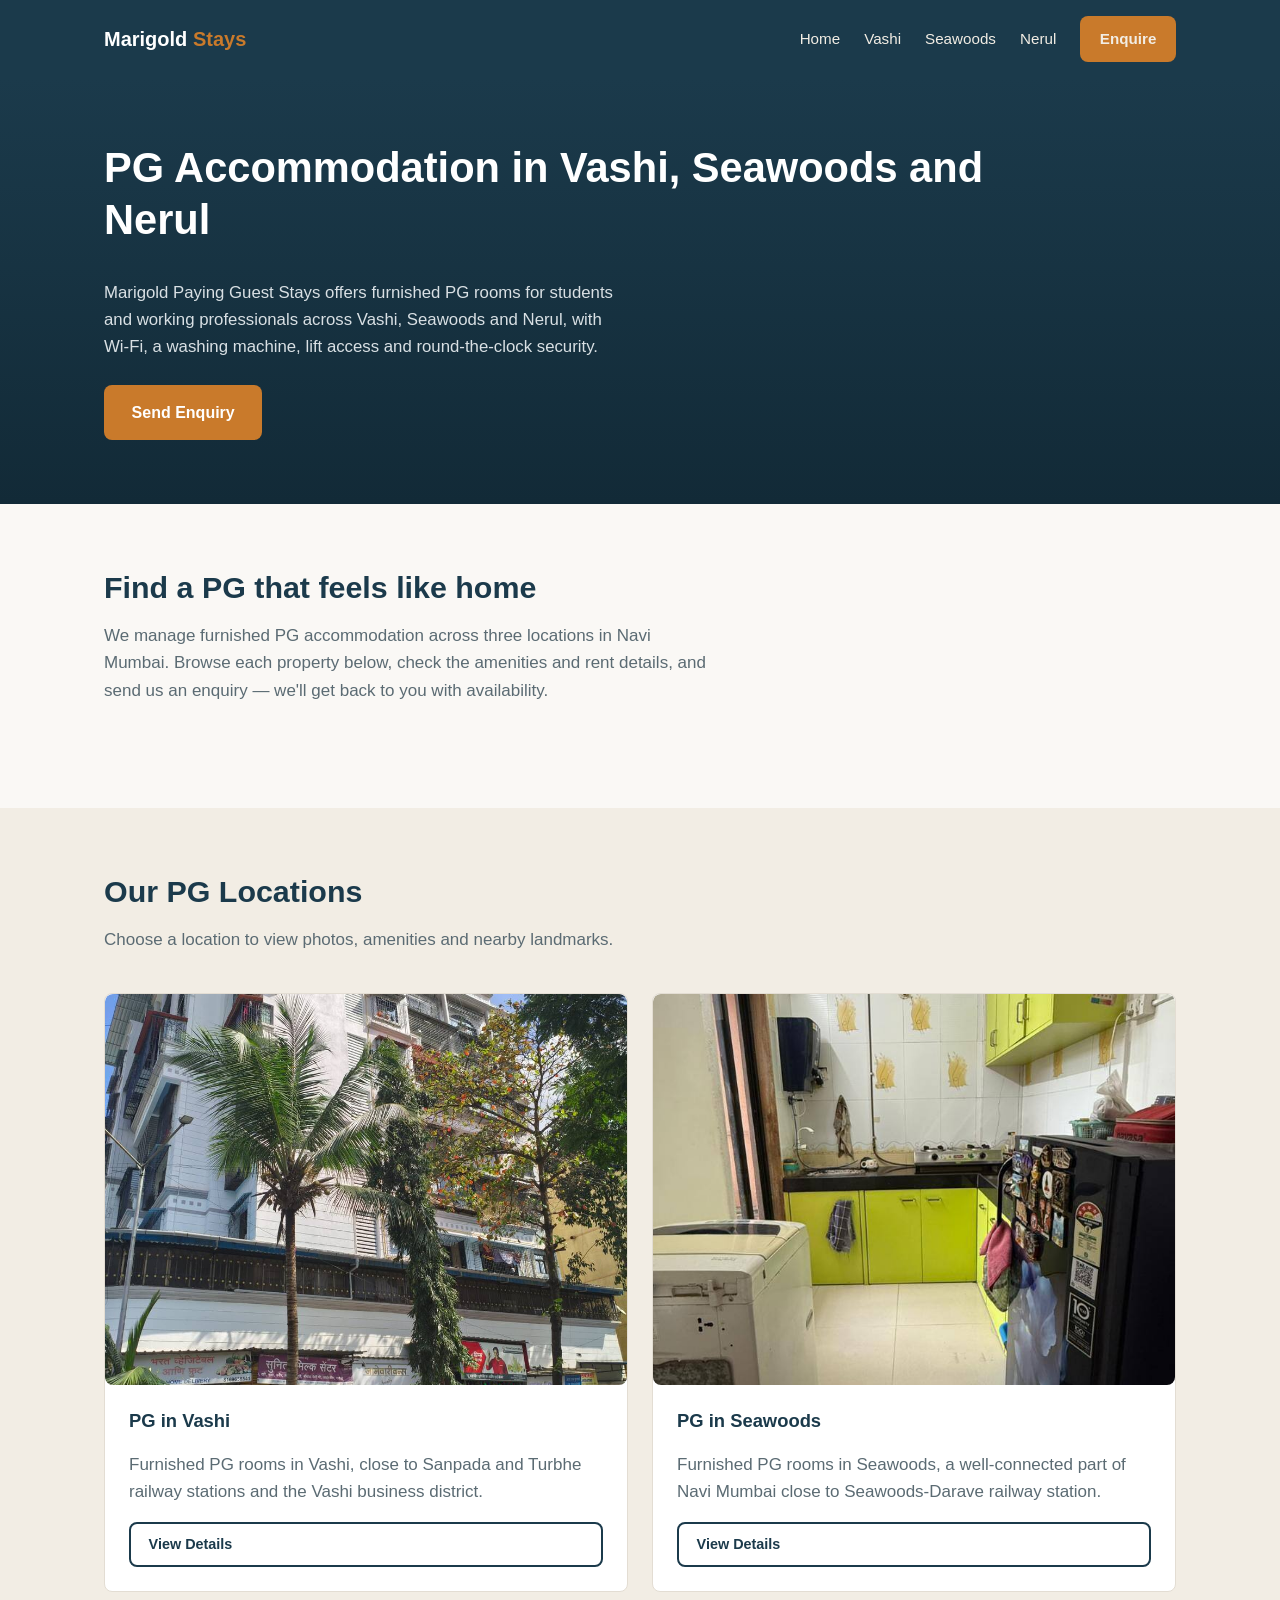
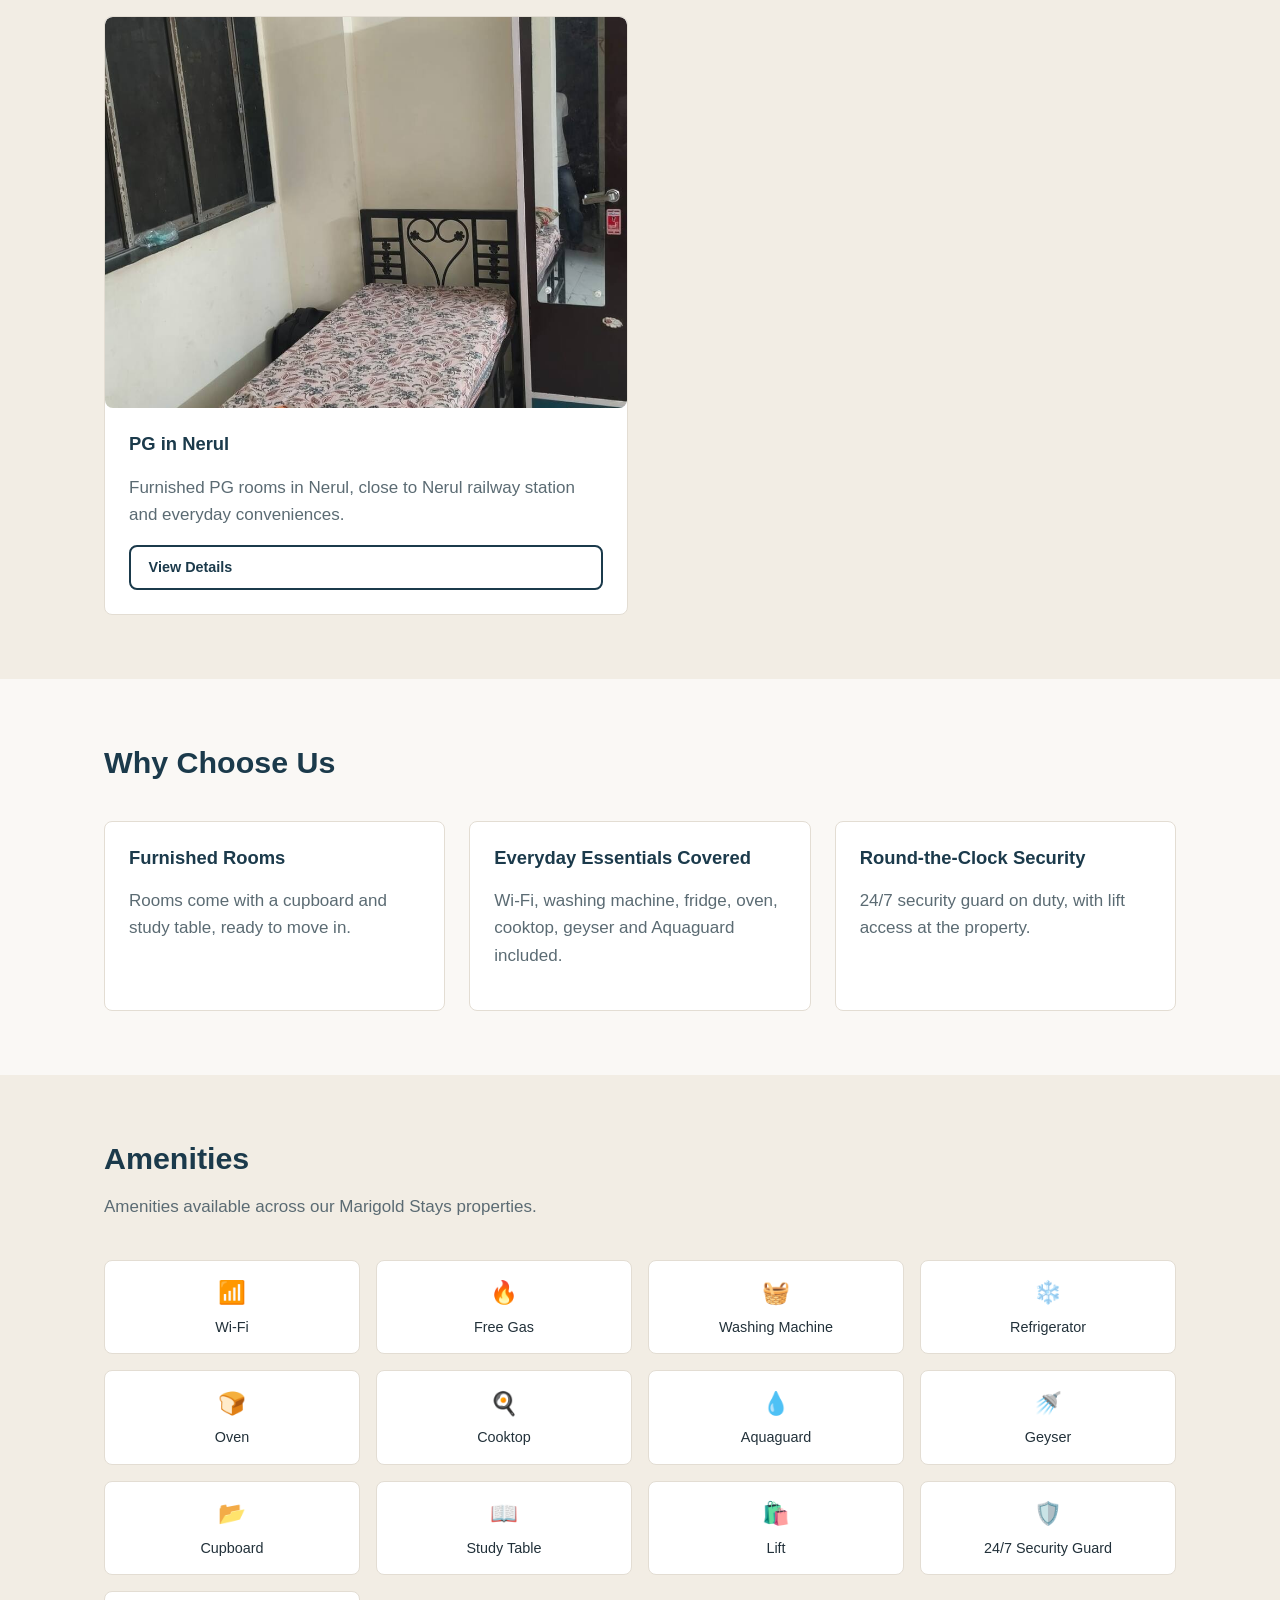
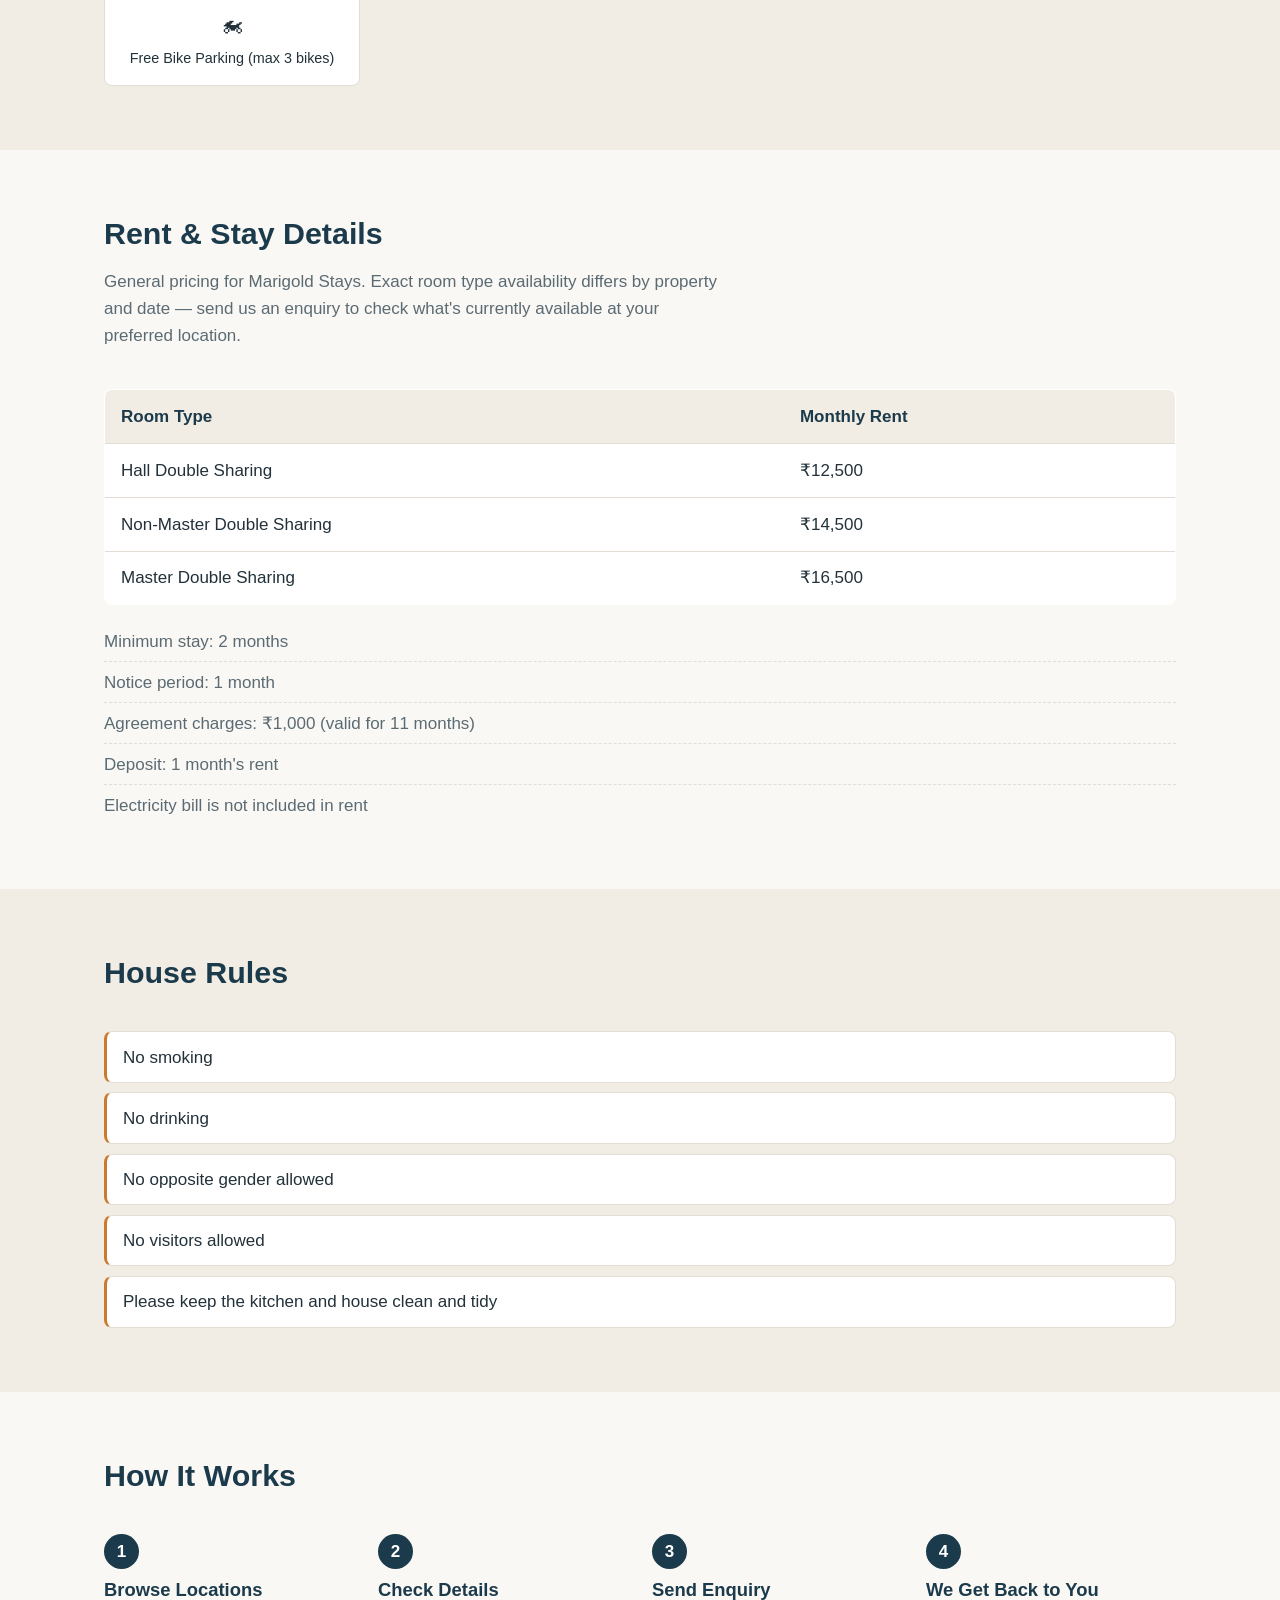
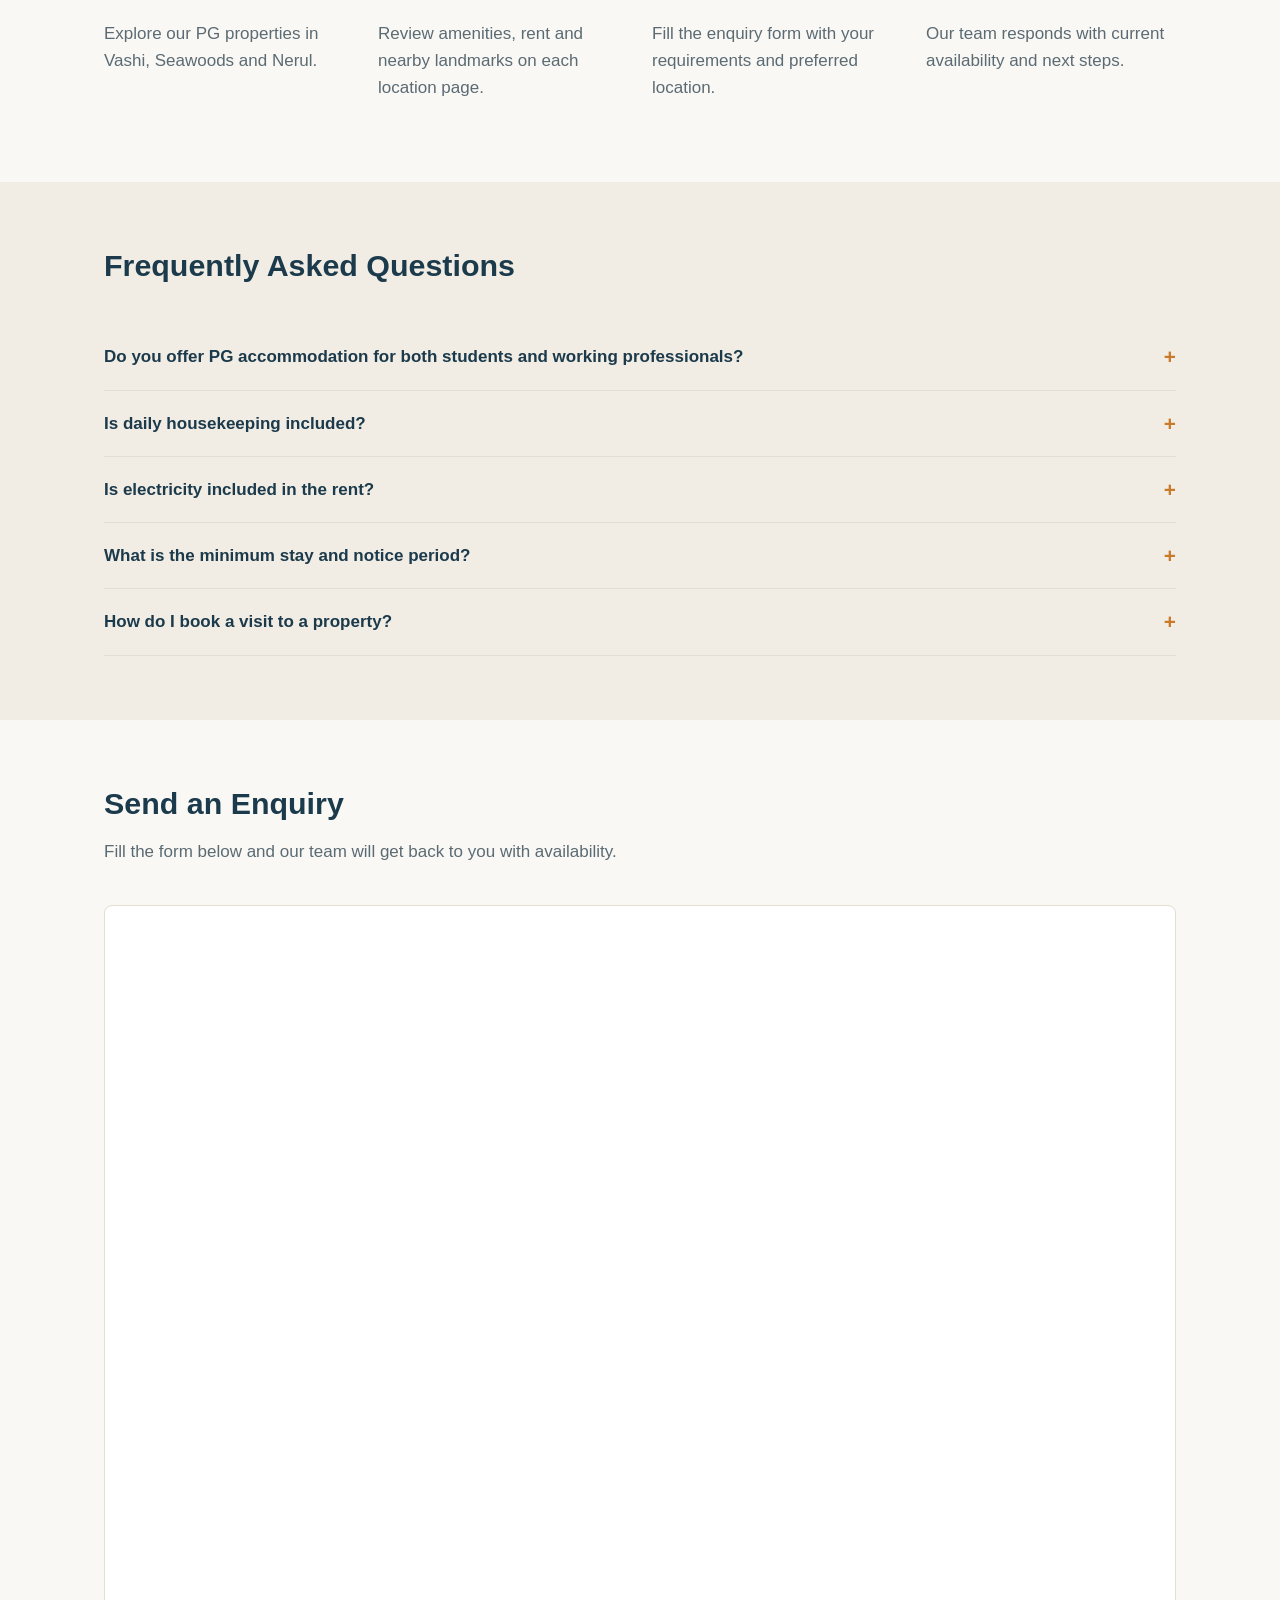
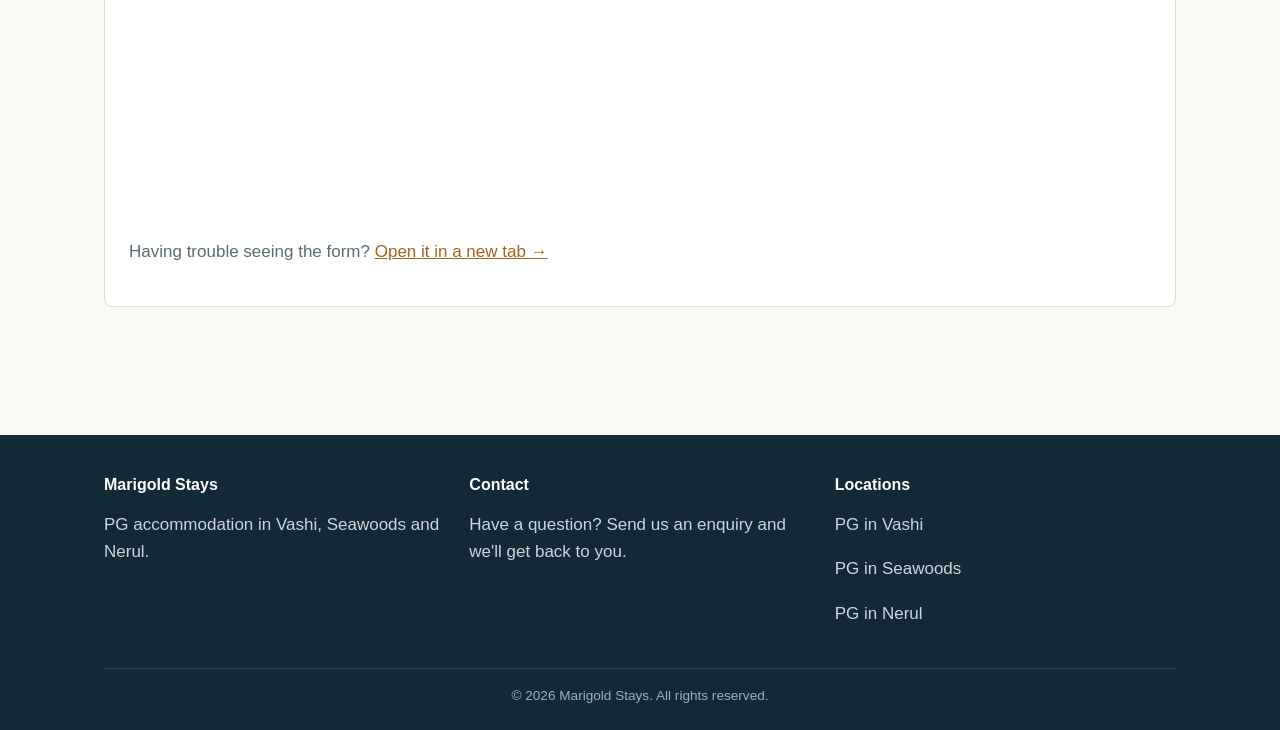
<file: index.html>
<!DOCTYPE html>
<html lang="en">
<head>
     <! META VERIFICATION>
     <meta name="google-site-verification" content="bRmkW5U1hznLBHA7aYRaXccflwOpL3tl5HChE7jhlZ8" />
<!-- =========================================================
     EASY EDITING GUIDE — INDEX.HTML (Homepage)
     - Business name "Marigold Stays" appears in several places —
       use find & replace if it ever changes.
     - Rent, house rules and general amenities are shared across
       all locations — edit them once here (and again on each
       pg-in-*.html page, since each page repeats them for SEO).
     - Each location card and gallery shows a real photo. To swap
       any photo later, just replace the file in /images with a
       new file of the same name (e.g. images/vashi-1.jpg) — no
       code changes needed.
     - Google Form: the enquiry iframe src below is the live form.
       Replace the src URL if you ever create a new form.
     ========================================================= -->
<meta charset="UTF-8">
<meta name="viewport" content="width=device-width, initial-scale=1.0">
<title>PG Accommodation in Vashi, Seawoods &amp; Nerul | Marigold Paying Guest (PG) Stays</title>
<meta name="description" content="Marigold Stays offers furnished PG accommodation in Vashi, Seawoods and Nerul with Wi-Fi, washing machine, lift and 24/7 security. Send an enquiry today.">
<link rel="canonical" href="https://riksi-bit.github.io/pg-website/index.html">

<meta property="og:type" content="website">
<meta property="og:title" content="PG Accommodation in Vashi, Seawoods & Nerul | Marigold Paing Guest (PG) Stays">
<meta property="og:description" content="Furnished PG accommodation in Vashi, Seawoods and Nerul. Amenities, rent details and easy enquiry.">
<meta property="og:image" content="https://riksi-bit.github.io/pg-website/images/vashi-1.jpg">
<meta property="og:url" content="https://riksi-bit.github.io/pg-website/index.html">

<link rel="stylesheet" href="style.css">

<script type="application/ld+json">
{
  "@context": "https://schema.org",
  "@type": "LodgingBusiness",
  "name": "Marigold Stays",
  "url": "https://riksi-bit.github.io/pg-website/index.html",
  "areaServed": ["Vashi", "Seawoods", "Nerul"],
  "address": {
    "@type": "PostalAddress",
    "addressLocality": "Navi Mumbai",
    "addressRegion": "Maharashtra",
    "addressCountry": "IN"
  }
}
</script>
</head>
<body>

<header class="site-header">
  <div class="container">
    <a href="index.html" class="logo">Marigold <span>Stays</span></a>
    <button class="nav-toggle" aria-label="Toggle menu" aria-expanded="false">&#9776;</button>
    <nav class="main-nav">
      <a href="index.html">Home</a>
      <a href="pg-in-vashi.html">Vashi</a>
      <a href="pg-in-seawoods.html">Seawoods</a>
      <a href="pg-in-nerul.html">Nerul</a>
      <a href="#enquiry" class="btn btn-primary btn-small">Enquire</a>
    </nav>
  </div>
</header>

<section class="hero">
  <div class="container">
    <h1>PG Accommodation in Vashi, Seawoods and Nerul</h1>
    <p>Marigold Paying Guest Stays offers furnished PG rooms for students and working professionals across Vashi, Seawoods and Nerul, with Wi-Fi, a washing machine, lift access and round-the-clock security.</p>
    <a href="#enquiry" class="btn btn-primary">Send Enquiry</a>
  </div>
</section>

<section class="section">
  <div class="container">
    <div class="section-header">
      <h2>Find a PG that feels like home</h2>
      <p class="text-muted">We manage furnished PG accommodation across three locations in Navi Mumbai. Browse each property below, check the amenities and rent details, and send us an enquiry — we'll get back to you with availability.</p>
    </div>
  </div>
</section>

<!-- ===== LOCATION CARDS ===== -->
<section class="section section-alt">
  <div class="container">
    <div class="section-header">
      <h2>Our PG Locations</h2>
      <p class="text-muted">Choose a location to view photos, amenities and nearby landmarks.</p>
    </div>

    <div class="location-grid">

      <!-- Vashi -->
      <article class="location-card">
        <div class="photo-box">
          <img class="real-photo" src="images/vashi-1.jpg" alt="Exterior of the Marigold Stays PG building in Vashi" loading="lazy"
               onerror="this.style.display='none';">
        </div>
        <div class="card-body">
          <h3>PG in Vashi</h3>
          <p>Furnished PG rooms in Vashi, close to Sanpada and Turbhe railway stations and the Vashi business district.</p>
          <a href="pg-in-vashi.html" class="btn btn-outline btn-small">View Details</a>
        </div>
      </article>

      <!-- Seawoods -->
      <article class="location-card">
        <div class="photo-box">
          <img class="real-photo" src="images/seawoods-1.jpg" alt="Kitchen with cabinets, refrigerator, washing machine and gas stove at Marigold Stays PG in Seawoods" loading="lazy"
               onerror="this.style.display='none';">
        </div>
        <div class="card-body">
          <h3>PG in Seawoods</h3>
          <p>Furnished PG rooms in Seawoods, a well-connected part of Navi Mumbai close to Seawoods-Darave railway station.</p>
          <a href="pg-in-seawoods.html" class="btn btn-outline btn-small">View Details</a>
        </div>
      </article>

      <!-- Nerul -->
      <article class="location-card">
        <div class="photo-box">
          <img class="real-photo" src="images/nerul-1.jpg" alt="Single bed with wardrobe and window at Marigold Stays PG in Nerul" loading="lazy"
               onerror="this.style.display='none';">
        </div>
        <div class="card-body">
          <h3>PG in Nerul</h3>
          <p>Furnished PG rooms in Nerul, close to Nerul railway station and everyday conveniences.</p>
          <a href="pg-in-nerul.html" class="btn btn-outline btn-small">View Details</a>
        </div>
      </article>

    </div>
  </div>
</section>

<!-- ===== WHY CHOOSE US ===== -->
<section class="section">
  <div class="container">
    <div class="section-header">
      <h2>Why Choose Us</h2>
    </div>
    <div class="grid-3">
      <div class="feature-card">
        <h3>Furnished Rooms</h3>
        <p class="text-muted">Rooms come with a cupboard and study table, ready to move in.</p>
      </div>
      <div class="feature-card">
        <h3>Everyday Essentials Covered</h3>
        <p class="text-muted">Wi-Fi, washing machine, fridge, oven, cooktop, geyser and Aquaguard included.</p>
      </div>
      <div class="feature-card">
        <h3>Round-the-Clock Security</h3>
        <p class="text-muted">24/7 security guard on duty, with lift access at the property.</p>
      </div>
    </div>
  </div>
</section>

<!-- ===== AMENITIES ===== -->
<section class="section section-alt">
  <div class="container">
    <div class="section-header">
      <h2>Amenities</h2>
      <p class="text-muted">Amenities available across our Marigold Stays properties.</p>
    </div>
    <ul class="amenities-icon-grid">
      <li><span class="icon">&#128246;</span>Wi-Fi</li>
      <li><span class="icon">&#128293;</span>Free Gas</li>
      <li><span class="icon">&#129530;</span>Washing Machine</li>
      <li><span class="icon">&#10052;&#65039;</span>Refrigerator</li>
      <li><span class="icon">&#127838;</span>Oven</li>
      <li><span class="icon">&#127859;</span>Cooktop</li>
      <li><span class="icon">&#128167;</span>Aquaguard</li>
      <li><span class="icon">&#128703;</span>Geyser</li>
      <li><span class="icon">&#128194;</span>Cupboard</li>
      <li><span class="icon">&#128214;</span>Study Table</li>
      <li><span class="icon">&#128717;&#65039;</span>Lift</li>
      <li><span class="icon">&#128737;&#65039;</span>24/7 Security Guard</li>
      <li><span class="icon">&#127949;</span>Free Bike Parking (max 3 bikes)</li>
    </ul>
  </div>
</section>

<!-- ===== RENT DETAILS ===== -->
<section class="section" id="rent">
  <div class="container">
    <div class="section-header">
      <h2>Rent &amp; Stay Details</h2>
      <p class="text-muted">General pricing for Marigold Stays. Exact room type availability differs by property and date — send us an enquiry to check what's currently available at your preferred location.</p>
    </div>
    <table class="rent-table">
      <thead>
        <tr><th>Room Type</th><th>Monthly Rent</th></tr>
      </thead>
      <tbody>
        <tr><td>Hall Double Sharing</td><td>&#8377;12,500</td></tr>
        <tr><td>Non-Master Double Sharing</td><td>&#8377;14,500</td></tr>
        <tr><td>Master Double Sharing</td><td>&#8377;16,500</td></tr>
      </tbody>
    </table>
    <ul class="rent-terms">
      <li>Minimum stay: 2 months</li>
      <li>Notice period: 1 month</li>
      <li>Agreement charges: &#8377;1,000 (valid for 11 months)</li>
      <li>Deposit: 1 month's rent</li>
      <li>Electricity bill is not included in rent</li>
    </ul>
  </div>
</section>

<!-- ===== HOUSE RULES ===== -->
<section class="section section-alt">
  <div class="container">
    <div class="section-header">
      <h2>House Rules</h2>
    </div>
    <ul class="house-rules">
      <li>No smoking</li>
      <li>No drinking</li>
      <li>No opposite gender allowed</li>
      <li>No visitors allowed</li>
      <li>Please keep the kitchen and house clean and tidy</li>
    </ul>
  </div>
</section>

<!-- ===== HOW IT WORKS ===== -->
<section class="section">
  <div class="container">
    <div class="section-header">
      <h2>How It Works</h2>
    </div>
    <div class="steps">
      <div class="step">
        <span class="step-number">1</span>
        <h3>Browse Locations</h3>
        <p class="text-muted">Explore our PG properties in Vashi, Seawoods and Nerul.</p>
      </div>
      <div class="step">
        <span class="step-number">2</span>
        <h3>Check Details</h3>
        <p class="text-muted">Review amenities, rent and nearby landmarks on each location page.</p>
      </div>
      <div class="step">
        <span class="step-number">3</span>
        <h3>Send Enquiry</h3>
        <p class="text-muted">Fill the enquiry form with your requirements and preferred location.</p>
      </div>
      <div class="step">
        <span class="step-number">4</span>
        <h3>We Get Back to You</h3>
        <p class="text-muted">Our team responds with current availability and next steps.</p>
      </div>
    </div>
  </div>
</section>

<!-- ===== FAQ ===== -->
<section class="section section-alt">
  <div class="container">
    <div class="section-header">
      <h2>Frequently Asked Questions</h2>
    </div>

    <details class="faq-item">
      <summary>Do you offer PG accommodation for both students and working professionals?</summary>
      <p>Yes — our PG accommodation is open to both students and working professionals.</p>
    </details>

    <details class="faq-item">
      <summary>Is daily housekeeping included?</summary>
      <p>No, daily housekeeping is not currently offered. Residents are asked to keep the kitchen and house clean and tidy.</p>
    </details>

    <details class="faq-item">
      <summary>Is electricity included in the rent?</summary>
      <p>No, the electricity bill is charged separately and is not included in the monthly rent.</p>
    </details>

    <details class="faq-item">
      <summary>What is the minimum stay and notice period?</summary>
      <p>The minimum stay is 2 months, with a 1-month notice period before moving out.</p>
    </details>

    <details class="faq-item">
      <summary>How do I book a visit to a property?</summary>
      <p>Send an enquiry using the form below or contact us directly, and we'll arrange a convenient time for you to visit.</p>
    </details>
  </div>
</section>

<!-- ===== ENQUIRY / GOOGLE FORM ===== -->
<section class="section" id="enquiry">
  <div class="container">
    <div class="section-header">
      <h2>Send an Enquiry</h2>
      <p class="text-muted">Fill the form below and our team will get back to you with availability.</p>
    </div>
    <div class="enquiry-box">
      <!-- PASTE GOOGLE FORM EMBED CODE HERE (replace the iframe src if you create a new form) -->
      <iframe src="https://docs.google.com/forms/d/e/1FAIpQLSeAeNYMBnieSbUHD3bRVsfa9dzIX2py_n9a3v7NZz1oNW-bjg/viewform?embedded=true" width="100%" height="900" frameborder="0" marginheight="0" marginwidth="0" title="Marigold Stays enquiry form">Loading form&hellip;</iframe>
      <p class="text-muted">Having trouble seeing the form? <a href="https://forms.gle/pxdYS6MRshU6kxKx6" target="_blank" rel="noopener">Open it in a new tab &rarr;</a></p>
    </div>
  </div>
</section>

<footer class="site-footer">
  <div class="container">
    <div class="footer-grid">
      <div>
        <h3>Marigold Stays</h3>
        <p>PG accommodation in Vashi, Seawoods and Nerul.</p>
      </div>
      <div>
        <h3>Contact</h3>
        <p>Have a question? <a href="#enquiry">Send us an enquiry</a> and we'll get back to you.</p>
      </div>
      <div>
        <h3>Locations</h3>
        <p><a href="pg-in-vashi.html">PG in Vashi</a></p>
        <p><a href="pg-in-seawoods.html">PG in Seawoods</a></p>
        <p><a href="pg-in-nerul.html">PG in Nerul</a></p>
      </div>
    </div>
    <div class="footer-bottom">
      &copy; <span id="current-year">2026</span> Marigold Stays. All rights reserved.
    </div>
  </div>
</footer>

<script src="script.js"></script>
</body>
</html>
</file>
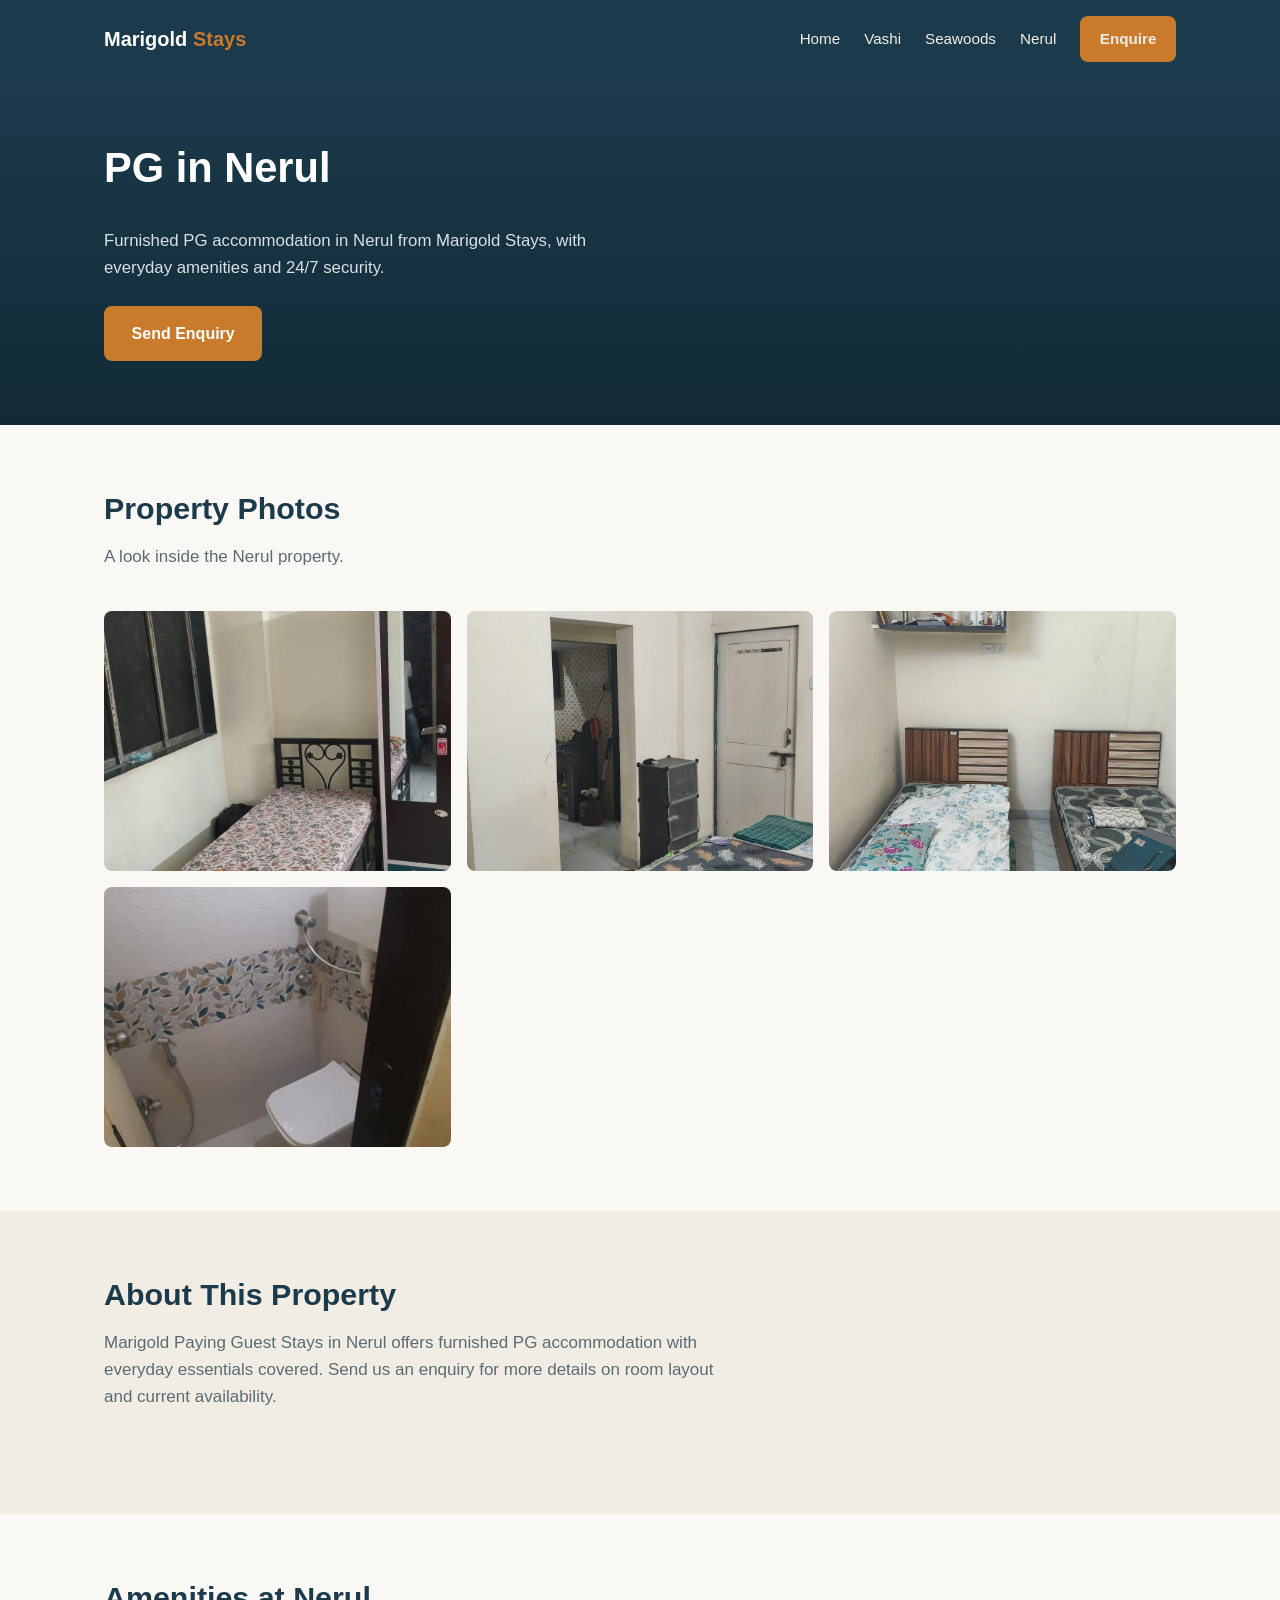
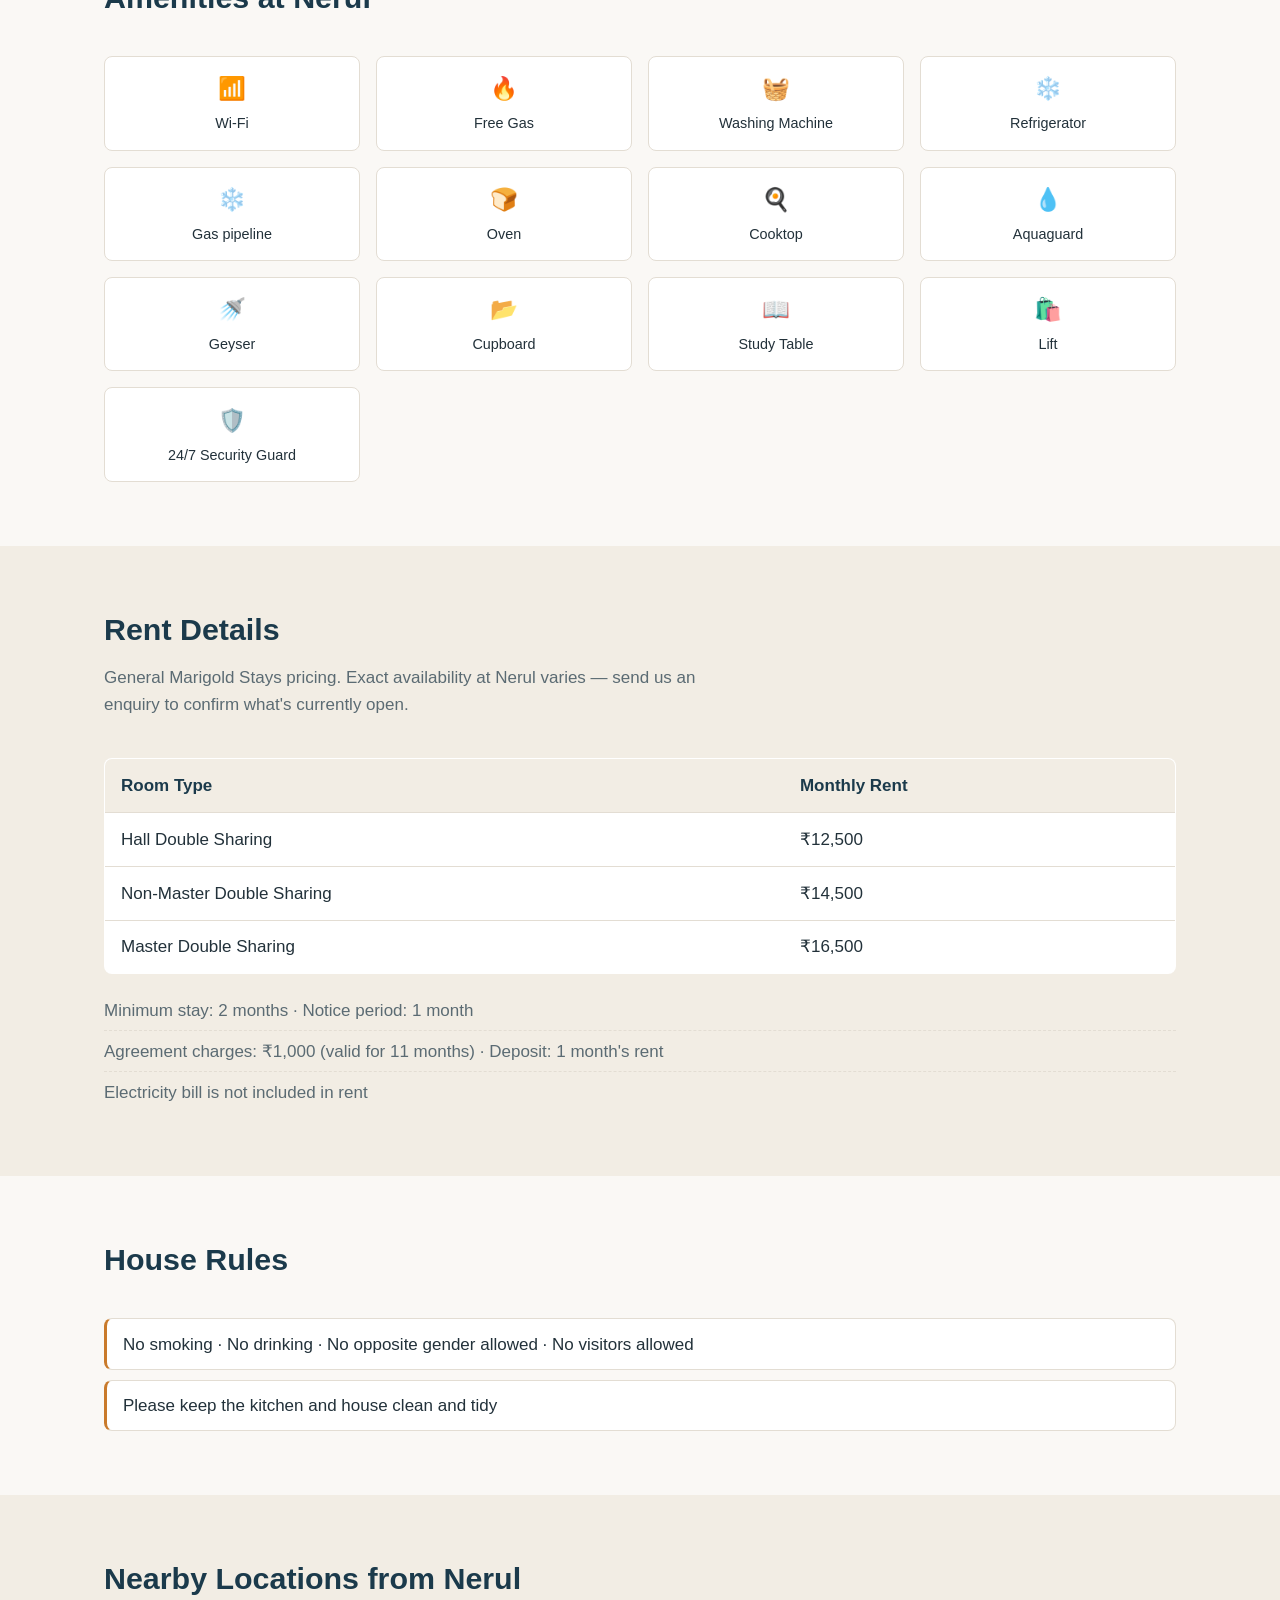
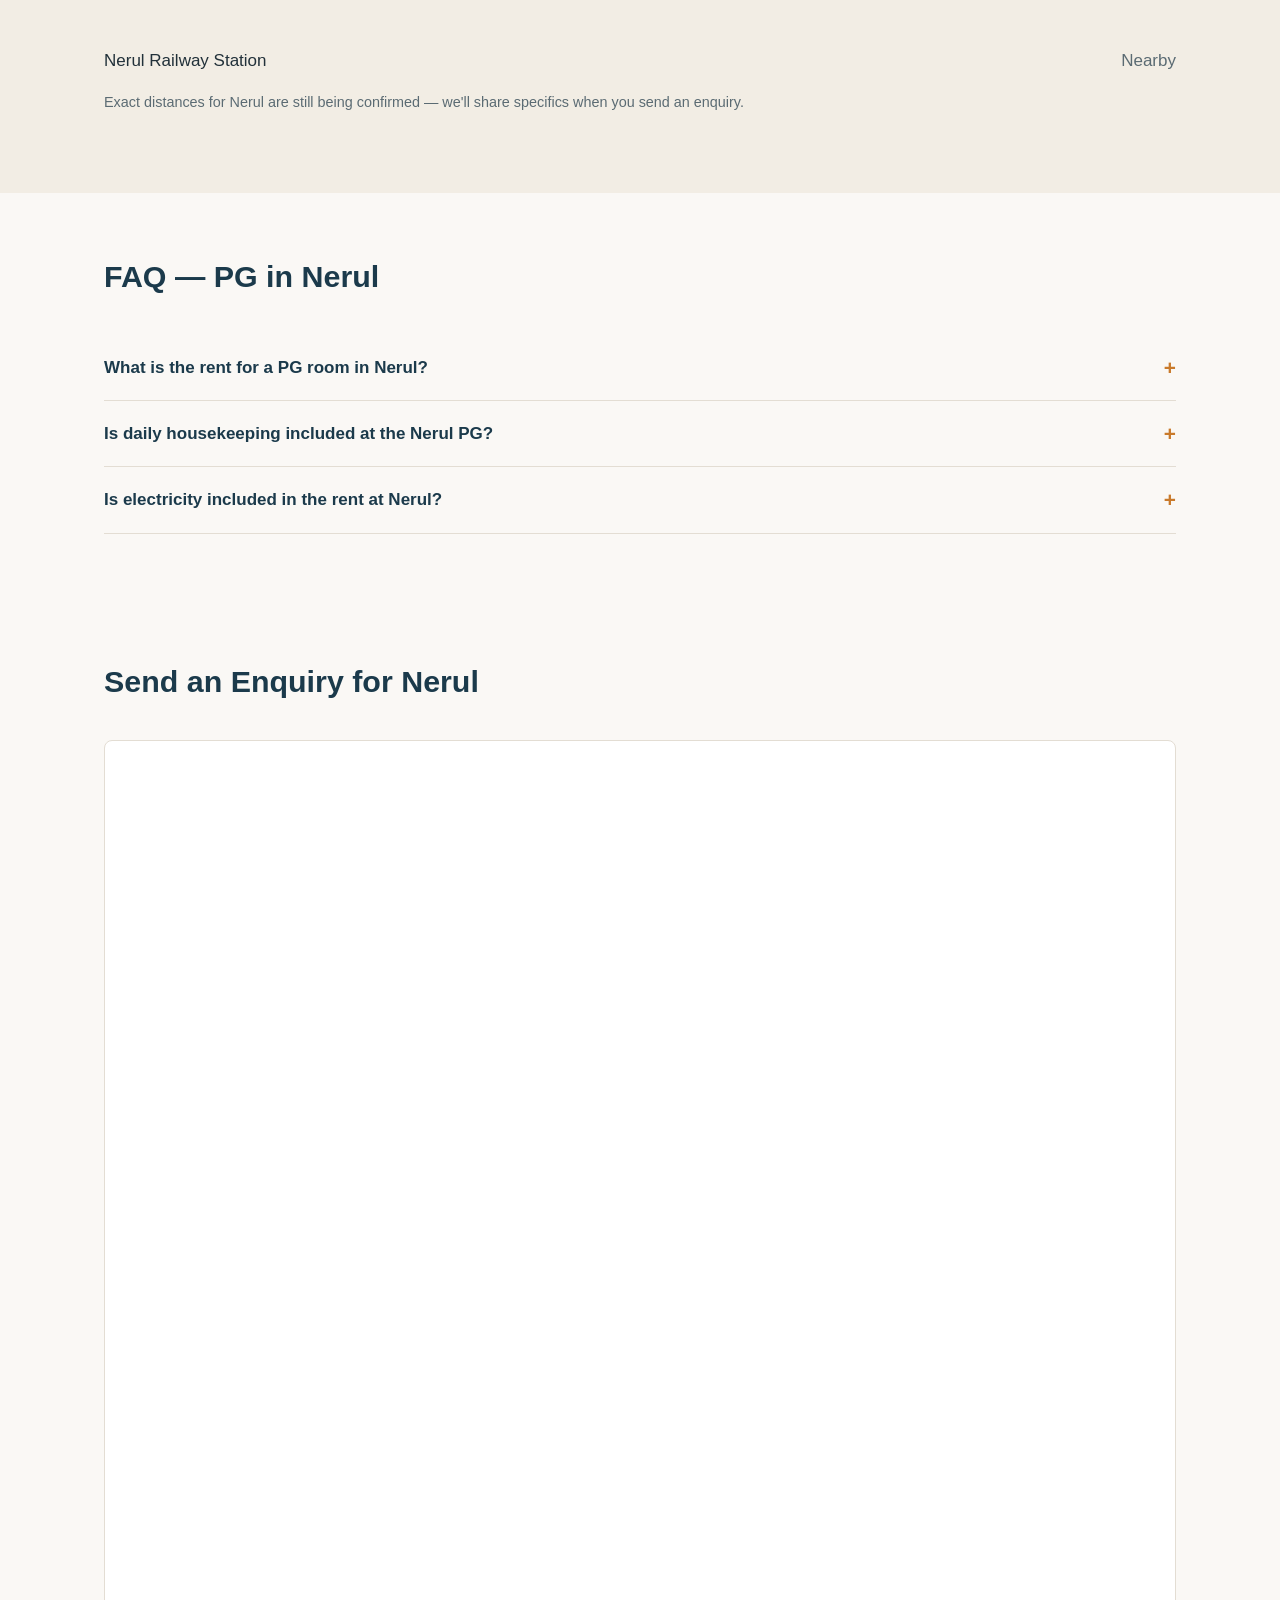
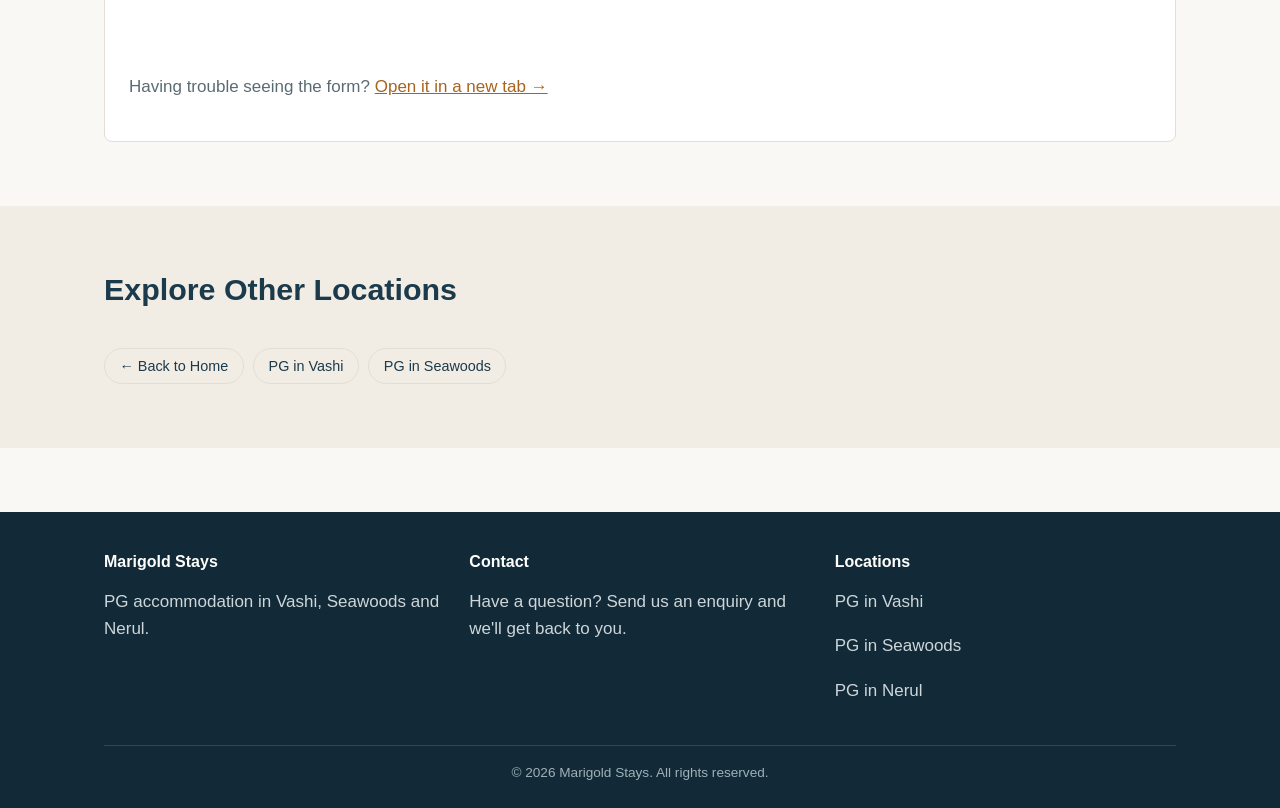
<file: pg-in-nerul.html>
<!DOCTYPE html>
<html lang="en">
<head>
<!-- =========================================================
     EASY EDITING GUIDE — pg-in-nerul.html
     - Gallery images already reference your real photo filenames
       (images/nerul-1.jpg etc.) with the alt text you provided.
     - The first gallery slot also has a temporary bedroom
       illustration that hides itself automatically once
       images/nerul-1.jpg loads successfully. No action needed.
     - Nearby Locations: only edit with landmarks you have
       actually verified for this property.
     ========================================================= -->
<meta charset="UTF-8">
<meta name="viewport" content="width=device-width, initial-scale=1.0">
<title>PG in Nerul | Furnished PG Accommodation | PG Stays</title>
<meta name="description" content="Paying Guest (PG) accommodation in Nerul with furnished rooms, Wi-Fi and 24/7 security. View photos, amenities, rent details and send an enquiry to Marigold Stays.">
<link rel="canonical" href="https://riksi-bit.github.io/pg-website/pg-in-nerul.html">

<meta property="og:type" content="website">
<meta property="og:title" content="PG in Nerul | Marigold Stays">
<meta property="og:description" content="Furnished PG accommodation in Nerul. Photos, amenities and easy enquiry.">
<meta property="og:image" content="https://riksi-bit.github.io/pg-website/images/nerul-1.jpg">
<meta property="og:url" content="https://riksi-bit.github.io/pg-website/pg-in-nerul.html">

<link rel="stylesheet" href="style.css">

<script type="application/ld+json">
{
  "@context": "https://schema.org",
  "@type": "LodgingBusiness",
  "name": "Paying Guest at Marigold Stays - Nerul",
  "url": "https://riksi-bit.github.io/pg-website/pg-in-nerul.html",
  "address": {
    "@type": "PostalAddress",
    "addressLocality": "Nerul",
    "addressRegion": "Maharashtra",
    "addressCountry": "IN"
  }
}
</script>
</head>
<body>

<header class="site-header">
  <div class="container">
    <a href="index.html" class="logo">Marigold <span>Stays</span></a>
    <button class="nav-toggle" aria-label="Toggle menu" aria-expanded="false">&#9776;</button>
    <nav class="main-nav">
      <a href="index.html">Home</a>
      <a href="pg-in-vashi.html">Vashi</a>
      <a href="pg-in-seawoods.html">Seawoods</a>
      <a href="pg-in-nerul.html">Nerul</a>
      <a href="#enquiry" class="btn btn-primary btn-small">Enquire</a>
    </nav>
  </div>
</header>

<section class="hero">
  <div class="container">
    <h1>PG in Nerul</h1>
    <p>Furnished PG accommodation in Nerul from Marigold Stays, with everyday amenities and 24/7 security. </p>
    <a href="#enquiry" class="btn btn-primary">Send Enquiry</a>
  </div>
</section>

<!-- ===== PHOTO GALLERY ===== -->
<section class="section">
  <div class="container">
    <div class="section-header">
      <h2>Property Photos</h2>
      <p class="text-muted">A look inside the Nerul property.</p>
    </div>
    <div class="gallery">

      <div class="photo-box">
        <img class="real-photo" src="images/nerul-1.jpg" alt="Single bed with wardrobe and window at Marigold Stays PG in Nerul" loading="lazy"
             onerror="this.style.display='none';">
      </div>
      <div class="photo-box">
        <img class="real-photo" src="images/nerul-2.jpg" alt="Room corner with storage unit at Marigold Stays PG in Nerul" loading="lazy"
             onerror="this.style.display='none';">
      </div>
      <div class="photo-box">
        <img class="real-photo" src="images/nerul-3.jpg" alt="Twin single beds in a shared room at Marigold Stays PG in Nerul" loading="lazy"
             onerror="this.style.display='none';">
      </div>
      <div class="photo-box">
        <img class="real-photo" src="images/nerul-4.jpg" alt="Bathroom with shower and wall-hung toilet at Marigold Stays PG in Nerul" loading="lazy"
             onerror="this.style.display='none';">
      </div>
    </div>
  </div>
</section>

<!-- ===== DESCRIPTION ===== -->
<section class="section section-alt">
  <div class="container">
    <div class="section-header">
      <h2>About This Property</h2>
      <p class="text-muted">Marigold Paying Guest Stays in Nerul offers furnished PG accommodation with everyday essentials covered. Send us an enquiry for more details on room layout and current availability.</p>
    </div>
  </div>
</section>

<!-- ===== AMENITIES ===== -->
<section class="section">
  <div class="container">
    <div class="section-header">
      <h2>Amenities at Nerul</h2>
    </div>
    <ul class="amenities-icon-grid">
      <li><span class="icon">&#128246;</span>Wi-Fi</li>
      <li><span class="icon">&#128293;</span>Free Gas</li>
      <li><span class="icon">&#129530;</span>Washing Machine</li>
      <li><span class="icon">&#10052;&#65039;</span>Refrigerator</li>
      <li><span class="icon">&#10052;&#65039;</span>Gas pipeline</li>
      <li><span class="icon">&#127838;</span>Oven</li>
      <li><span class="icon">&#127859;</span>Cooktop</li>
      <li><span class="icon">&#128167;</span>Aquaguard</li>
      <li><span class="icon">&#128703;</span>Geyser</li>
      <li><span class="icon">&#128194;</span>Cupboard</li>
      <li><span class="icon">&#128214;</span>Study Table</li>
      <li><span class="icon">&#128717;&#65039;</span>Lift</li>
      <li><span class="icon">&#128737;&#65039;</span>24/7 Security Guard</li>
      
    </ul>
  </div>
</section>

<!-- ===== RENT DETAILS ===== -->
<section class="section section-alt">
  <div class="container">
    <div class="section-header">
      <h2>Rent Details</h2>
      <p class="text-muted">General Marigold Stays pricing. Exact availability at Nerul varies — send us an enquiry to confirm what's currently open.</p>
    </div>
    <table class="rent-table">
      <thead>
        <tr><th>Room Type</th><th>Monthly Rent</th></tr>
      </thead>
      <tbody>
        <tr><td>Hall Double Sharing</td><td>&#8377;12,500</td></tr>
        <tr><td>Non-Master Double Sharing</td><td>&#8377;14,500</td></tr>
        <tr><td>Master Double Sharing</td><td>&#8377;16,500</td></tr>
      </tbody>
    </table>
    <ul class="rent-terms">
      <li>Minimum stay: 2 months &middot; Notice period: 1 month</li>
      <li>Agreement charges: &#8377;1,000 (valid for 11 months) &middot; Deposit: 1 month's rent</li>
      <li>Electricity bill is not included in rent</li>
    </ul>
  </div>
</section>

<!-- ===== HOUSE RULES ===== -->
<section class="section">
  <div class="container">
    <div class="section-header">
      <h2>House Rules</h2>
    </div>
    <ul class="house-rules">
      <li>No smoking &middot; No drinking &middot; No opposite gender allowed &middot; No visitors allowed</li>
      <li>Please keep the kitchen and house clean and tidy</li>
    </ul>
  </div>
</section>

<!-- ===== NEARBY LOCATIONS ===== -->
<section class="section section-alt">
  <div class="container">
    <div class="section-header">
      <h2>Nearby Locations from Nerul</h2>
    </div>
    <ul class="distance-list">
      <li><span>Nerul Railway Station</span><span class="distance-value">Nearby</span></li>
    </ul>
    <p class="nearby-note">Exact distances for Nerul are still being confirmed — we'll share specifics when you send an enquiry.</p>
  </div>
</section>

<!-- ===== FAQ ===== -->
<section class="section">
  <div class="container">
    <div class="section-header">
      <h2>FAQ &mdash; PG in Nerul</h2>
    </div>
    <details class="faq-item">
      <summary>What is the rent for a PG room in Nerul?</summary>
      <p>Rent follows our general pricing: &#8377;12,500&ndash;&#8377;16,500 per month depending on sharing type. Send us an enquiry to confirm current availability at Nerul.</p>
    </details>
    <details class="faq-item">
      <summary>Is daily housekeeping included at the Nerul PG?</summary>
      <p>No, daily housekeeping is not offered. Residents are asked to keep the kitchen and house clean and tidy.</p>
    </details>
    <details class="faq-item">
      <summary>Is electricity included in the rent at Nerul?</summary>
      <p>No, the electricity bill is charged separately and is not included in the monthly rent.</p>
    </details>
  </div>
</section>

<!-- ===== ENQUIRY ===== -->
<section class="section" id="enquiry">
  <div class="container">
    <div class="section-header">
      <h2>Send an Enquiry for Nerul</h2>
    </div>
    <div class="enquiry-box">
      <!-- PASTE GOOGLE FORM EMBED CODE HERE (replace the iframe src if you create a new form) -->
      <iframe src="https://docs.google.com/forms/d/e/1FAIpQLSciEXbJ7NS23qkPT0rA6AoQDimAiVJjaliHIXuscCq0J8--ZQ/viewform?usp=header" width="100%" height="900" frameborder="0" marginheight="0" marginwidth="0" title="Marigold Stays enquiry form">Loading form&hellip;</iframe>
      <p class="text-muted">Having trouble seeing the form? <a href="https://forms.gle/pxdYS6MRshU6kxKx6" target="_blank" rel="noopener">Open it in a new tab &rarr;</a></p>
    </div>
  </div>
</section>

<!-- ===== OTHER LOCATIONS ===== -->
<section class="section section-alt">
  <div class="container">
    <div class="section-header">
      <h2>Explore Other Locations</h2>
    </div>
    <div class="location-links">
      <a href="index.html">&larr; Back to Home</a>
      <a href="pg-in-vashi.html">PG in Vashi</a>
      <a href="pg-in-seawoods.html">PG in Seawoods</a>
    </div>
  </div>
</section>

<footer class="site-footer">
  <div class="container">
    <div class="footer-grid">
      <div>
        <h3>Marigold Stays</h3>
        <p>PG accommodation in Vashi, Seawoods and Nerul.</p>
      </div>
      <div>
        <h3>Contact</h3>
        <p>Have a question? <a href="#enquiry">Send us an enquiry</a> and we'll get back to you.</p>
      </div>
      <div>
        <h3>Locations</h3>
        <p><a href="pg-in-vashi.html">PG in Vashi</a></p>
        <p><a href="pg-in-seawoods.html">PG in Seawoods</a></p>
        <p><a href="pg-in-nerul.html">PG in Nerul</a></p>
      </div>
    </div>
    <div class="footer-bottom">
      &copy; <span id="current-year">2026</span> Marigold Stays. All rights reserved.
    </div>
  </div>
</footer>

<script src="script.js"></script>
</body>
</html>
</file>
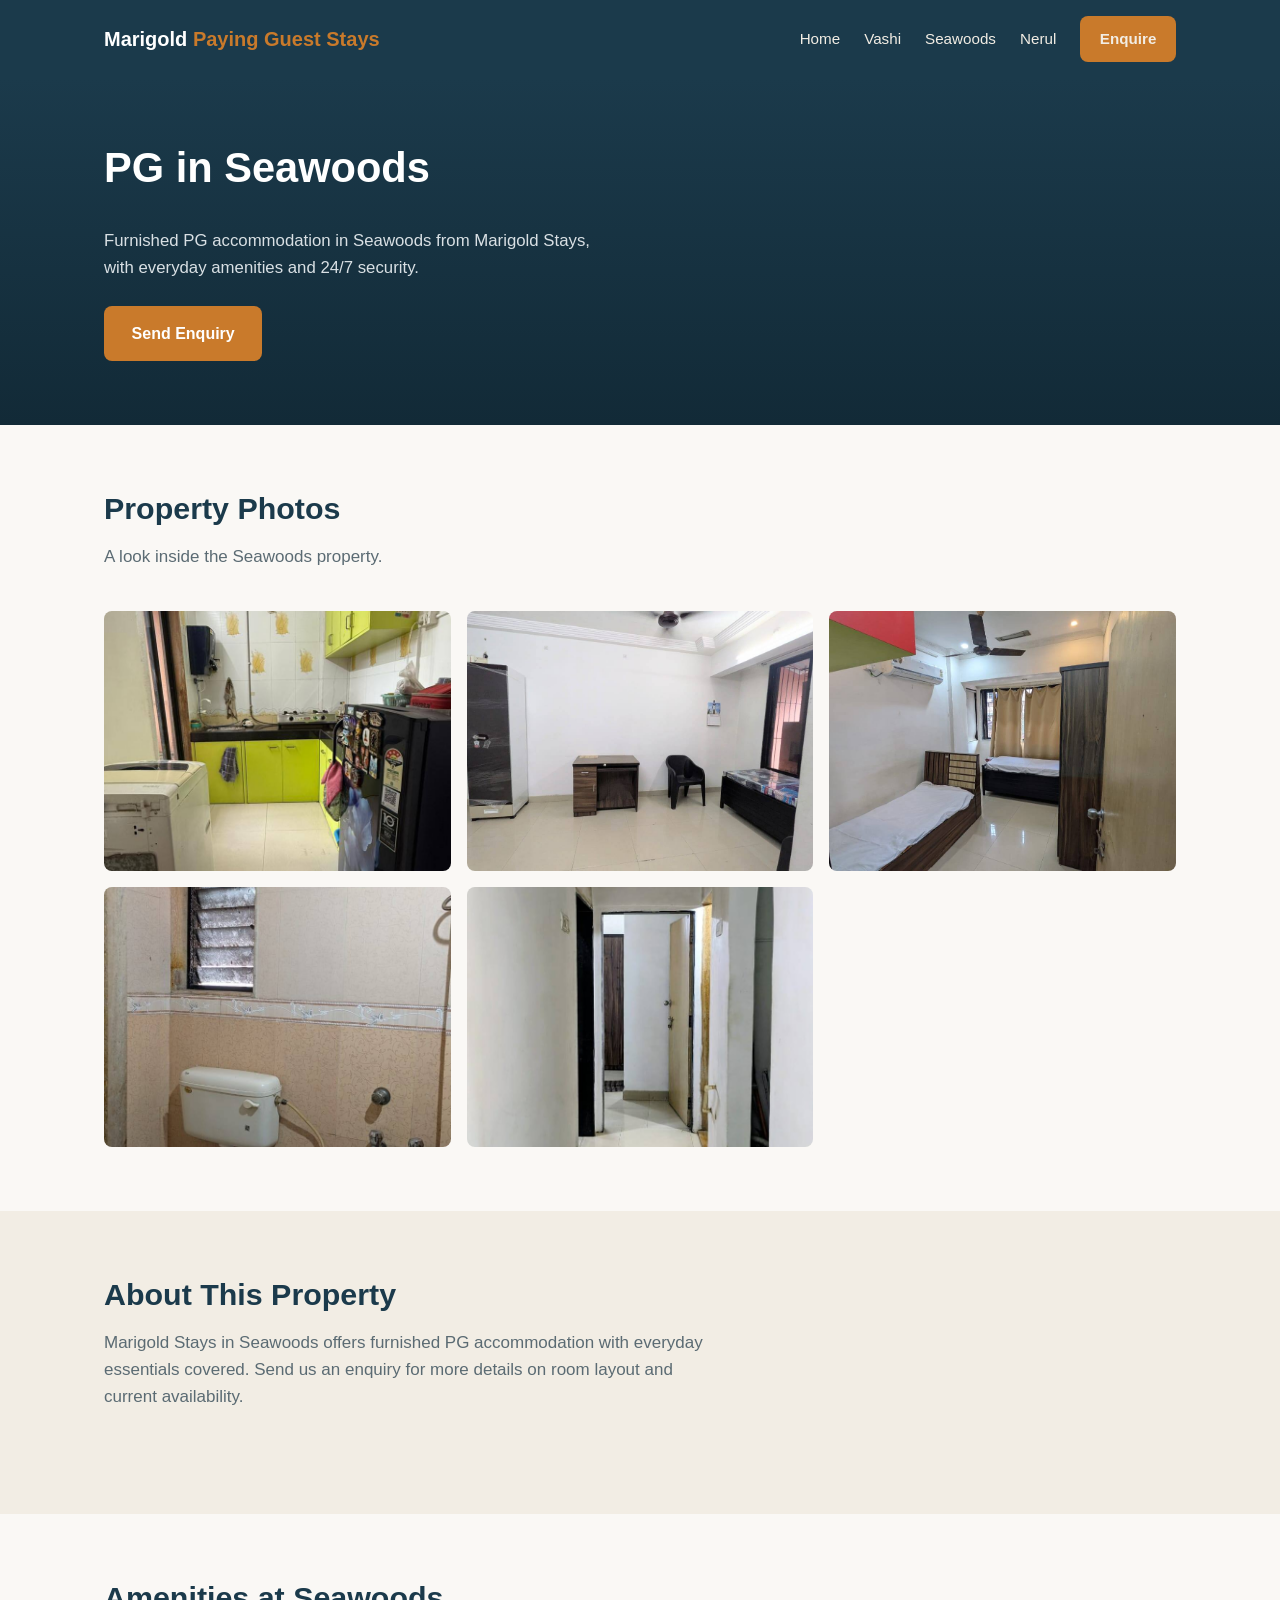
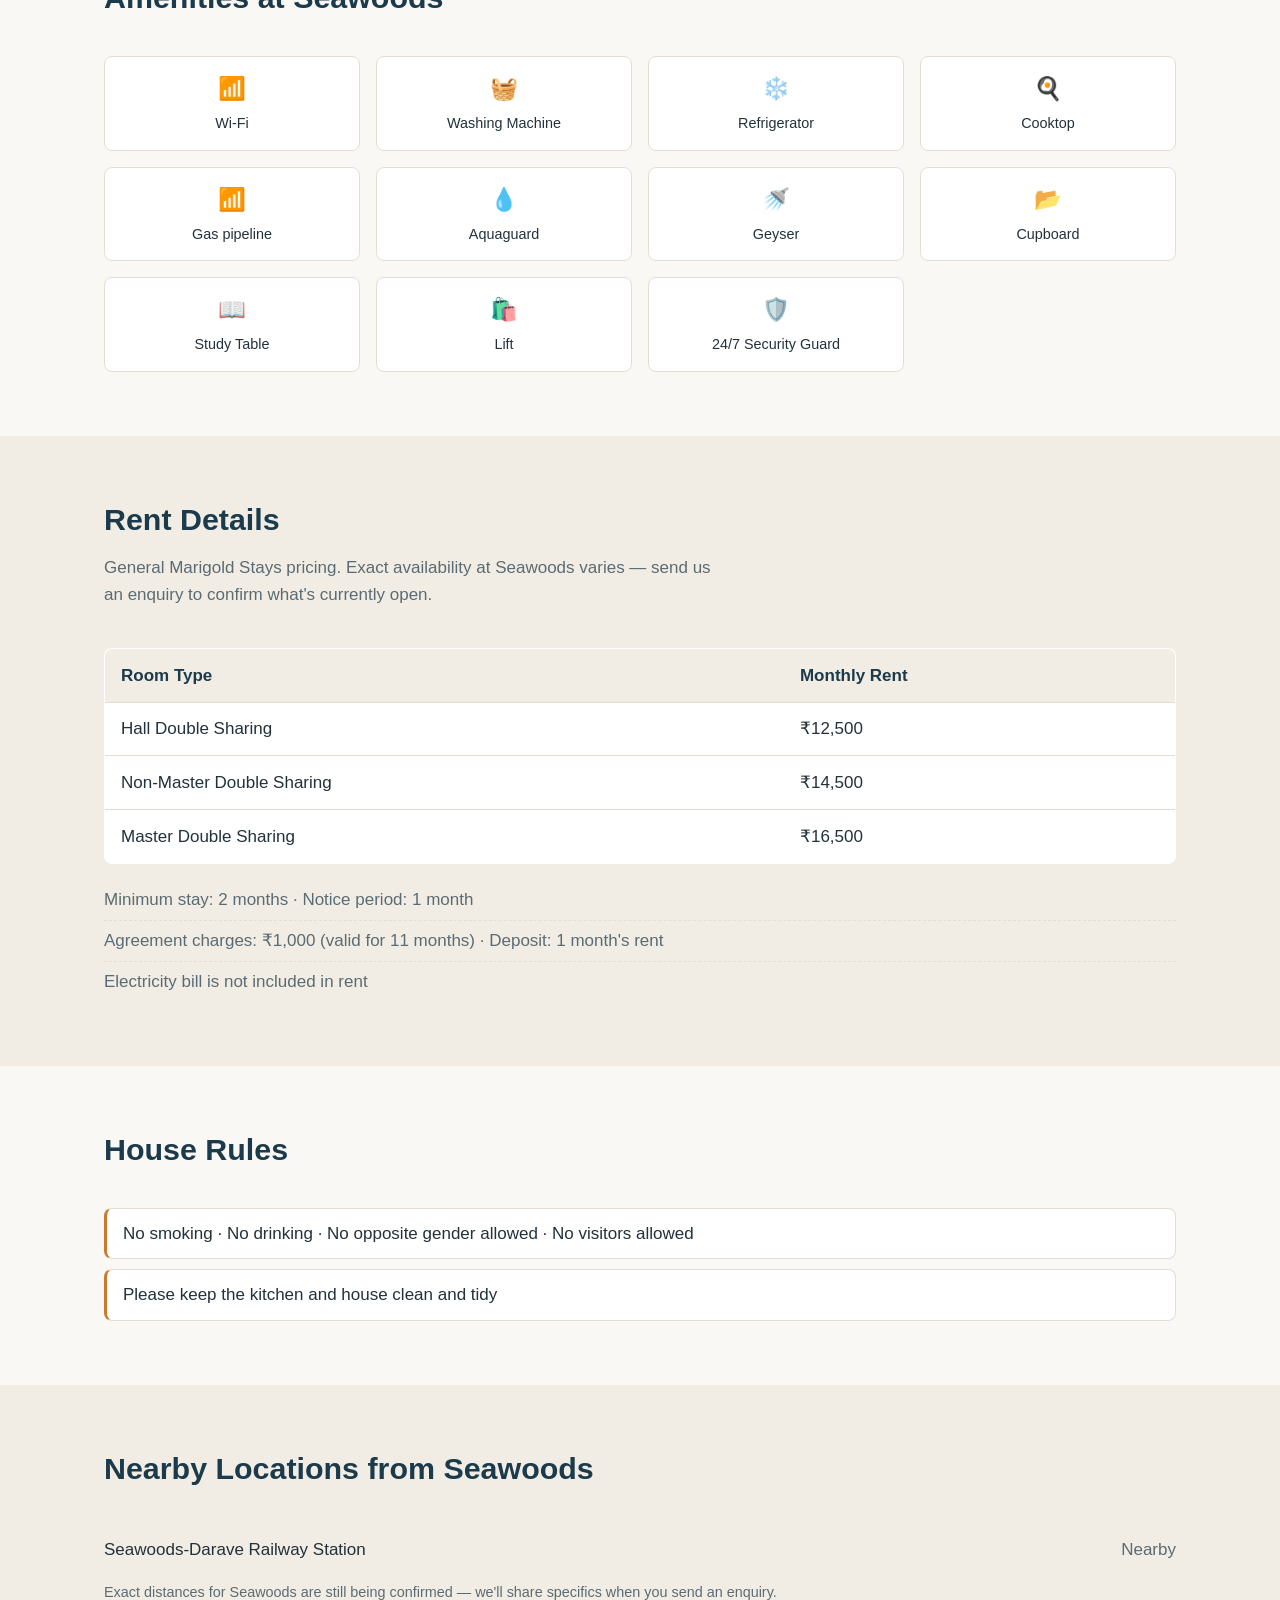
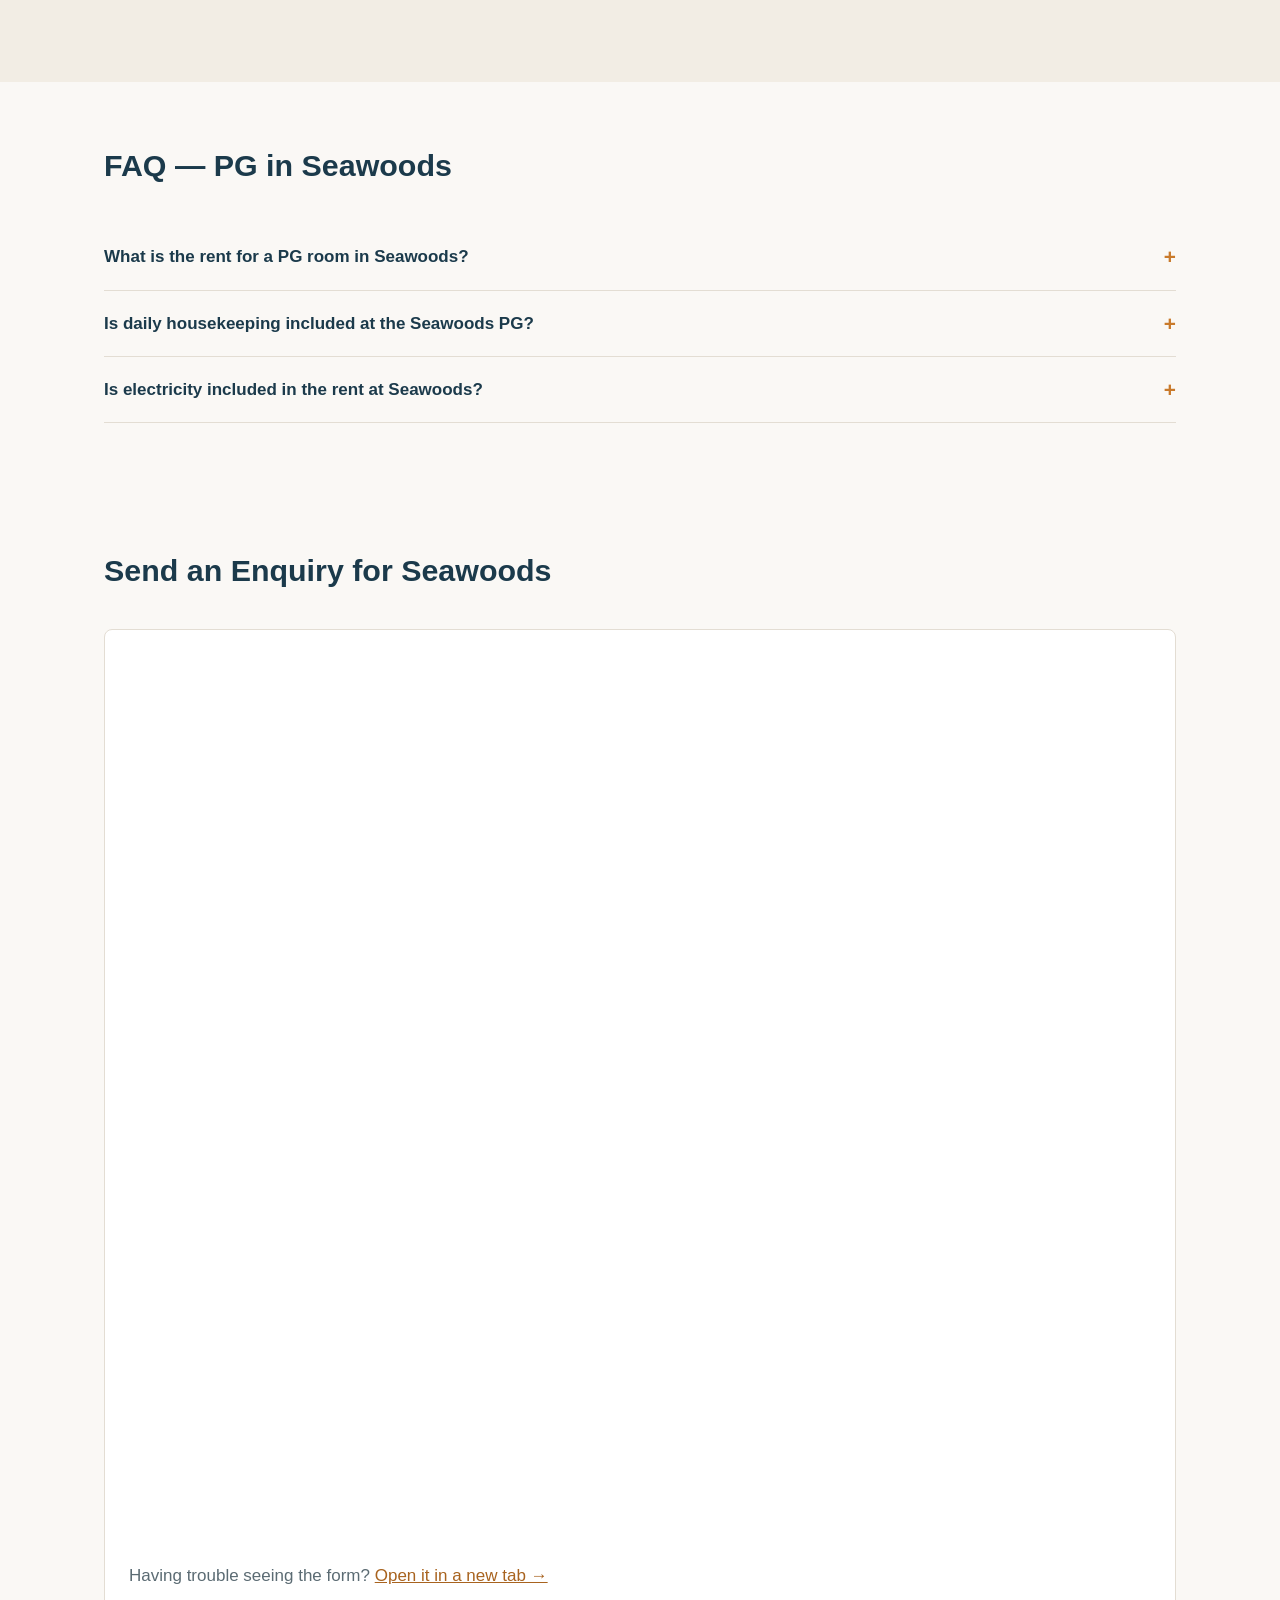
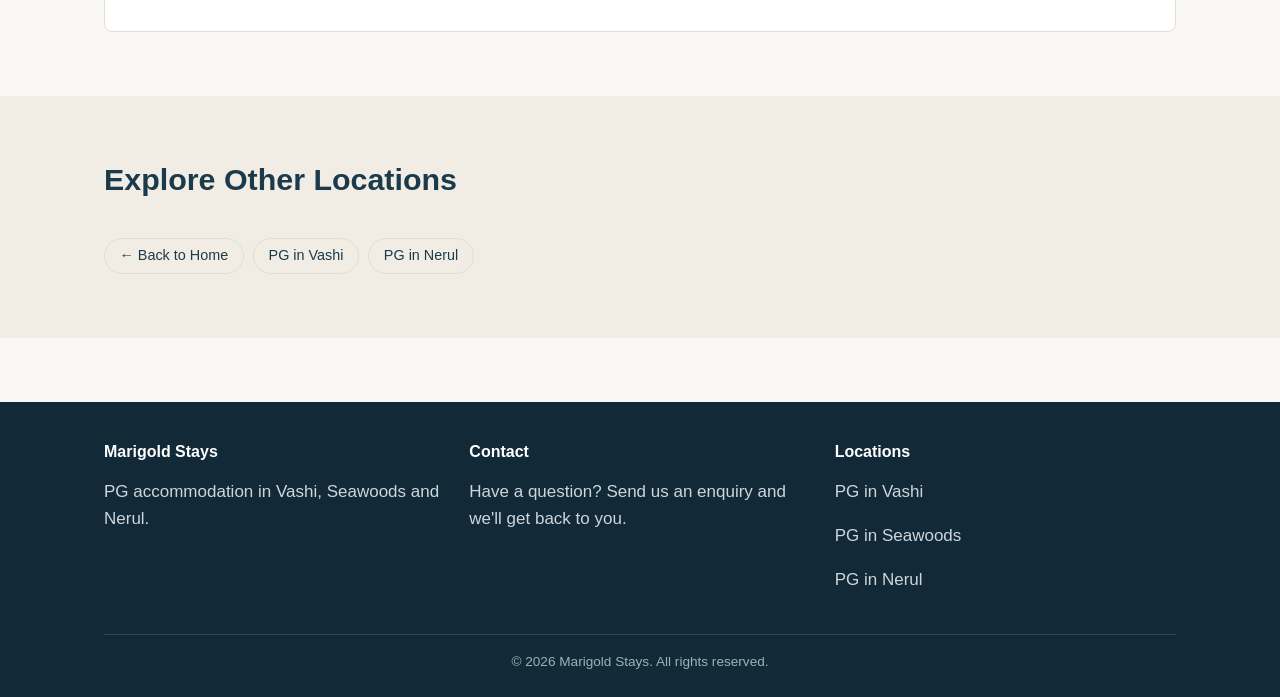
<file: pg-in-seawoods.html>
<!DOCTYPE html>
<html lang="en">
<head>
<!-- =========================================================
     EASY EDITING GUIDE — pg-in-seawoods.html
     - Gallery images already reference your real photo filenames
       (images/seawoods-1.jpg etc.) with the alt text you provided.
     - The first gallery slot also has a temporary bedroom
       illustration that hides itself automatically once
       images/seawoods-1.jpg loads successfully. No action needed.
     - Nearby Locations: only edit with landmarks you have
       actually verified for this property.
     ========================================================= -->
<meta charset="UTF-8">
<meta name="viewport" content="width=device-width, initial-scale=1.0">
<title>PG in Seawoods | Furnished Paying Guest (PG) Accommodation | Marigold Paying Guest Stays</title>
<meta name="description" content="PG accommodation in Seawoods with furnished rooms, Wi-Fi and 24/7 security. View photos, amenities, rent details and send an enquiry to Marigold Stays.">
<link rel="canonical" href="https://riksi-bit.github.io/pg-website/pg-in-seawoods.html">

<meta property="og:type" content="website">
<meta property="og:title" content="PG in Seawoods | Marigold Paying Guest Stays">
<meta property="og:description" content="Furnished PG accommodation in Seawoods. Photos, amenities and easy enquiry.">
<meta property="og:image" content="https://riksi-bit.github.io/pg-website/images/seawoods-1.jpg">
<meta property="og:url" content="https://riksi-bit.github.io/pg-website/pg-in-seawoods.html">

<link rel="stylesheet" href="style.css">

<script type="application/ld+json">
{
  "@context": "https://schema.org",
  "@type": "LodgingBusiness",
  "name": "Marigold Paying Guest Stays - Seawoods",
  "url": "https://riksi-bit.github.io/pg-website/pg-in-seawoods.html",
  "address": {
    "@type": "PostalAddress",
    "addressLocality": "Seawoods",
    "addressRegion": "Maharashtra",
    "addressCountry": "IN"
  }
}
</script>
</head>
<body>

<header class="site-header">
  <div class="container">
    <a href="index.html" class="logo">Marigold <span>Paying <span>Guest <span>Stays</span></a>
    <button class="nav-toggle" aria-label="Toggle menu" aria-expanded="false">&#9776;</button>
    <nav class="main-nav">
      <a href="index.html">Home</a>
      <a href="pg-in-vashi.html">Vashi</a>
      <a href="pg-in-seawoods.html">Seawoods</a>
      <a href="pg-in-nerul.html">Nerul</a>
      <a href="#enquiry" class="btn btn-primary btn-small">Enquire</a>
    </nav>
  </div>
</header>

<section class="hero">
  <div class="container">
    <h1>PG in Seawoods</h1>
    <p>Furnished PG accommodation in Seawoods from Marigold Stays, with everyday amenities and 24/7 security. </p>
    <a href="#enquiry" class="btn btn-primary">Send Enquiry</a>
  </div>
</section>

<!-- ===== PHOTO GALLERY ===== -->
<section class="section">
  <div class="container">
    <div class="section-header">
      <h2>Property Photos</h2>
      <p class="text-muted">A look inside the Seawoods property.</p>
    </div>
    <div class="gallery">

      <div class="photo-box">
        <img class="real-photo" src="images/seawoods-1.jpg" alt="Kitchen with cabinets, refrigerator, washing machine and gas stove at Marigold Stays PG in Seawoods" loading="lazy"
             onerror="this.style.display='none';">
      </div>
      <div class="photo-box">
        <img class="real-photo" src="images/seawoods-2.jpg" alt="Room with wardrobe, study desk and window seating at Marigold Stays PG in Seawoods" loading="lazy"
             onerror="this.style.display='none';">
      </div>
      <div class="photo-box">
        <img class="real-photo" src="images/seawoods-3.jpg" alt="Twin beds with air conditioning at Marigold Stays PG in Seawoods" loading="lazy"
             onerror="this.style.display='none';">
      </div>
      <div class="photo-box">
        <img class="real-photo" src="images/seawoods-4.jpg" alt="Bathroom with shower fittings at Marigold Stays PG in Seawoods" loading="lazy"
             onerror="this.style.display='none';">
      </div>
      <div class="photo-box">
        <img class="real-photo" src="images/seawoods-5.jpg" alt="Hallway leading to rooms at Marigold Stays PG in Seawoods" loading="lazy"
             onerror="this.style.display='none';">
      </div>
    </div>
  </div>
</section>

<!-- ===== DESCRIPTION ===== -->
<section class="section section-alt">
  <div class="container">
    <div class="section-header">
      <h2>About This Property</h2>
      <p class="text-muted">Marigold Stays in Seawoods offers furnished PG accommodation with everyday essentials covered. Send us an enquiry for more details on room layout and current availability.</p>
    </div>
  </div>
</section>

<!-- ===== AMENITIES ===== -->
<section class="section">
  <div class="container">
    <div class="section-header">
      <h2>Amenities at Seawoods</h2>
    </div>
    <ul class="amenities-icon-grid">
      <li><span class="icon">&#128246;</span>Wi-Fi</li>
      <li><span class="icon">&#129530;</span>Washing Machine</li>
      <li><span class="icon">&#10052;&#65039;</span>Refrigerator</li>
      <li><span class="icon">&#127859;</span>Cooktop</li>
         <li><span class="icon">&#128246;</span>Gas pipeline</li>
      <li><span class="icon">&#128167;</span>Aquaguard</li>
      <li><span class="icon">&#128703;</span>Geyser</li>
      <li><span class="icon">&#128194;</span>Cupboard</li>
      <li><span class="icon">&#128214;</span>Study Table</li>
      <li><span class="icon">&#128717;&#65039;</span>Lift</li>
      <li><span class="icon">&#128737;&#65039;</span>24/7 Security Guard</li>
    </ul>
  </div>
</section>

<!-- ===== RENT DETAILS ===== -->
<section class="section section-alt">
  <div class="container">
    <div class="section-header">
      <h2>Rent Details</h2>
      <p class="text-muted">General Marigold Stays pricing. Exact availability at Seawoods varies — send us an enquiry to confirm what's currently open.</p>
    </div>
    <table class="rent-table">
      <thead>
        <tr><th>Room Type</th><th>Monthly Rent</th></tr>
      </thead>
      <tbody>
        <tr><td>Hall Double Sharing</td><td>&#8377;12,500</td></tr>
        <tr><td>Non-Master Double Sharing</td><td>&#8377;14,500</td></tr>
        <tr><td>Master Double Sharing</td><td>&#8377;16,500</td></tr>
      </tbody>
    </table>
    <ul class="rent-terms">
      <li>Minimum stay: 2 months &middot; Notice period: 1 month</li>
      <li>Agreement charges: &#8377;1,000 (valid for 11 months) &middot; Deposit: 1 month's rent</li>
      <li>Electricity bill is not included in rent</li>
    </ul>
  </div>
</section>

<!-- ===== HOUSE RULES ===== -->
<section class="section">
  <div class="container">
    <div class="section-header">
      <h2>House Rules</h2>
    </div>
    <ul class="house-rules">
      <li>No smoking &middot; No drinking &middot; No opposite gender allowed &middot; No visitors allowed</li>
      <li>Please keep the kitchen and house clean and tidy</li>
    </ul>
  </div>
</section>

<!-- ===== NEARBY LOCATIONS ===== -->
<section class="section section-alt">
  <div class="container">
    <div class="section-header">
      <h2>Nearby Locations from Seawoods</h2>
    </div>
    <ul class="distance-list">
      <li><span>Seawoods-Darave Railway Station</span><span class="distance-value">Nearby</span></li>
    </ul>
    <p class="nearby-note">Exact distances for Seawoods are still being confirmed — we'll share specifics when you send an enquiry.</p>
  </div>
</section>

<!-- ===== FAQ ===== -->
<section class="section">
  <div class="container">
    <div class="section-header">
      <h2>FAQ &mdash; PG in Seawoods</h2>
    </div>
    <details class="faq-item">
      <summary>What is the rent for a PG room in Seawoods?</summary>
      <p>Rent follows our general pricing: &#8377;12,500&ndash;&#8377;16,500 per month depending on sharing type. Send us an enquiry to confirm current availability at Seawoods.</p>
    </details>
    <details class="faq-item">
      <summary>Is daily housekeeping included at the Seawoods PG?</summary>
      <p>No, daily housekeeping is not offered. Residents are asked to keep the kitchen and house clean and tidy.</p>
    </details>
    <details class="faq-item">
      <summary>Is electricity included in the rent at Seawoods?</summary>
      <p>No, the electricity bill is charged separately and is not included in the monthly rent.</p>
    </details>
  </div>
</section>

<!-- ===== ENQUIRY ===== -->
<section class="section" id="enquiry">
  <div class="container">
    <div class="section-header">
      <h2>Send an Enquiry for Seawoods</h2>
    </div>
    <div class="enquiry-box">
      <!-- PASTE GOOGLE FORM EMBED CODE HERE (replace the iframe src if you create a new form) -->
      <iframe src="https://docs.google.com/forms/d/e/1FAIpQLSciEXbJ7NS23qkPT0rA6AoQDimAiVJjaliHIXuscCq0J8--ZQ/viewform?usp=header" width="100%" height="900" frameborder="0" marginheight="0" marginwidth="0" title="Marigold Stays enquiry form">Loading form&hellip;</iframe>
      <p class="text-muted">Having trouble seeing the form? <a href="https://forms.gle/pxdYS6MRshU6kxKx6" target="_blank" rel="noopener">Open it in a new tab &rarr;</a></p>
    </div>
  </div>
</section>

<!-- ===== OTHER LOCATIONS ===== -->
<section class="section section-alt">
  <div class="container">
    <div class="section-header">
      <h2>Explore Other Locations</h2>
    </div>
    <div class="location-links">
      <a href="index.html">&larr; Back to Home</a>
      <a href="pg-in-vashi.html">PG in Vashi</a>
      <a href="pg-in-nerul.html">PG in Nerul</a>
    </div>
  </div>
</section>

<footer class="site-footer">
  <div class="container">
    <div class="footer-grid">
      <div>
        <h3>Marigold Stays</h3>
        <p>PG accommodation in Vashi, Seawoods and Nerul.</p>
      </div>
      <div>
        <h3>Contact</h3>
        <p>Have a question? <a href="#enquiry">Send us an enquiry</a> and we'll get back to you.</p>
      </div>
      <div>
        <h3>Locations</h3>
        <p><a href="pg-in-vashi.html">PG in Vashi</a></p>
        <p><a href="pg-in-seawoods.html">PG in Seawoods</a></p>
        <p><a href="pg-in-nerul.html">PG in Nerul</a></p>
      </div>
    </div>
    <div class="footer-bottom">
      &copy; <span id="current-year">2026</span> Marigold Stays. All rights reserved.
    </div>
  </div>
</footer>

<script src="script.js"></script>
</body>
</html>
</file>
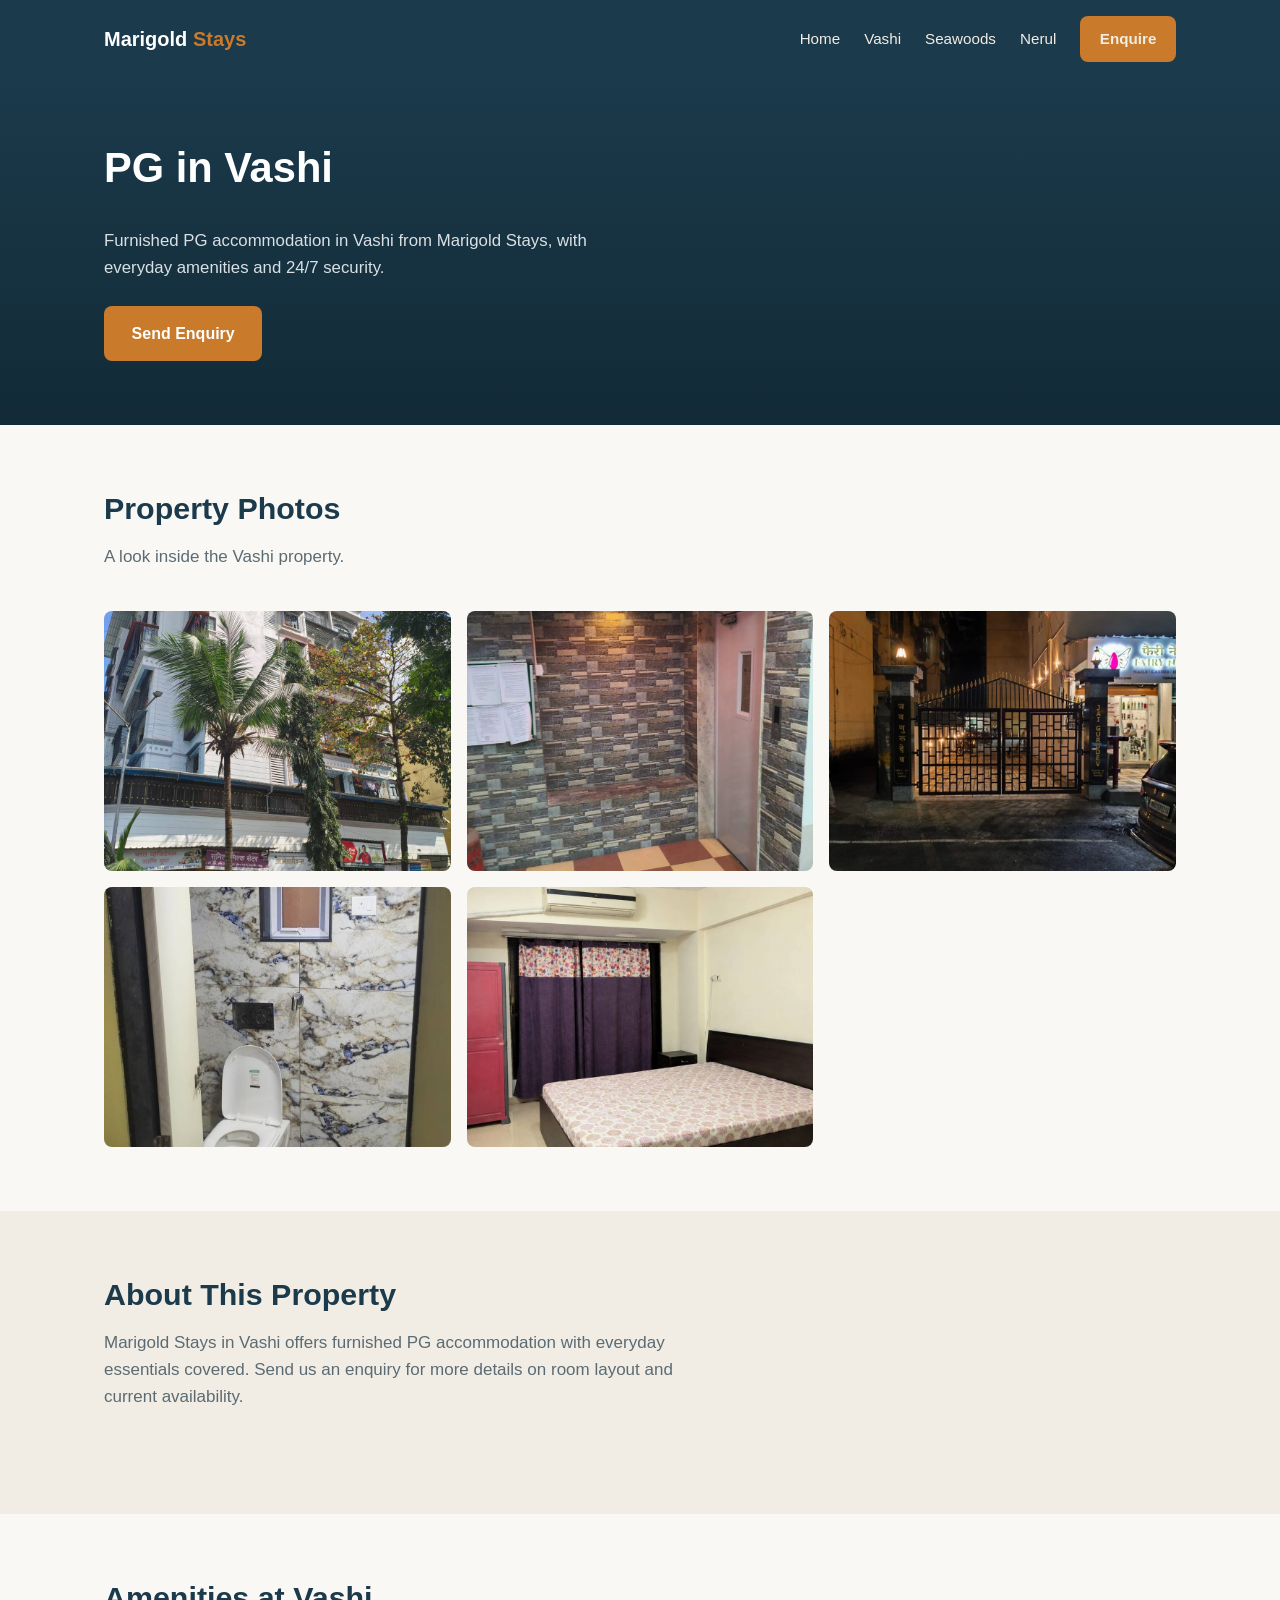
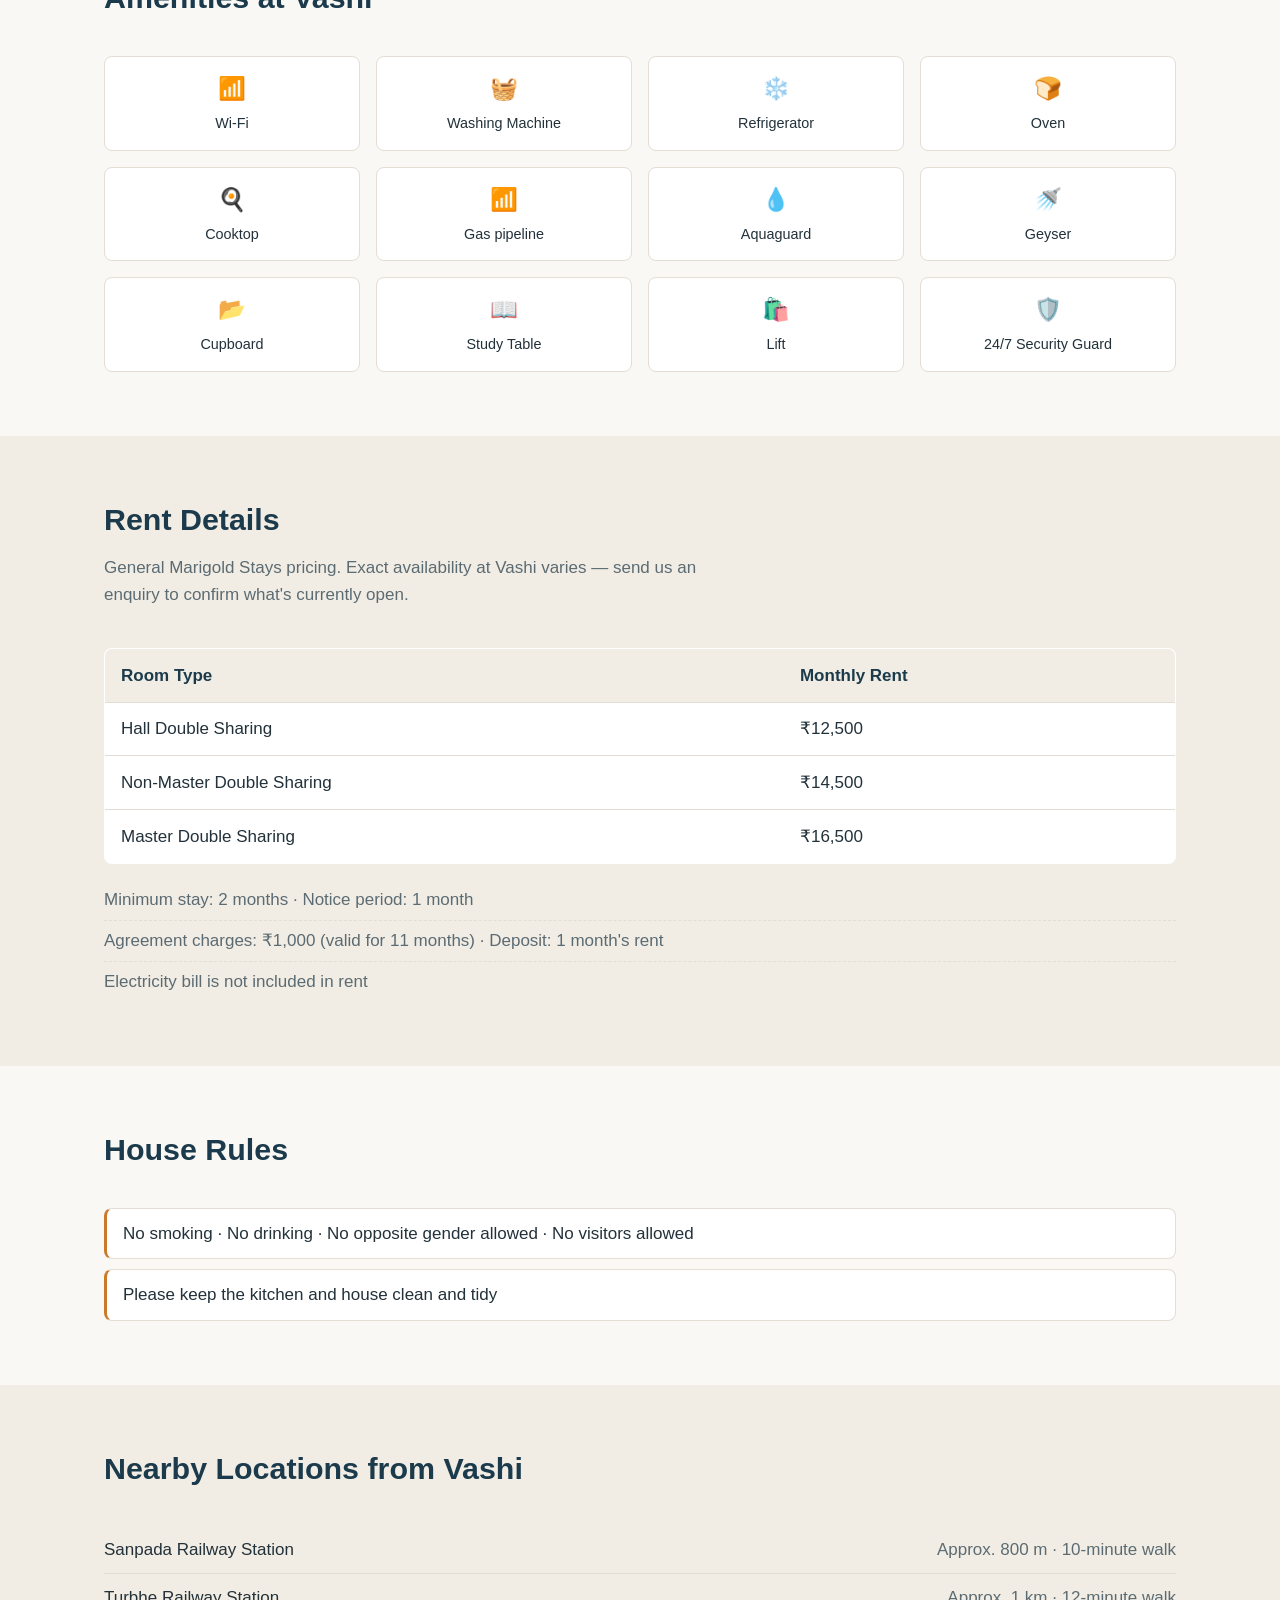
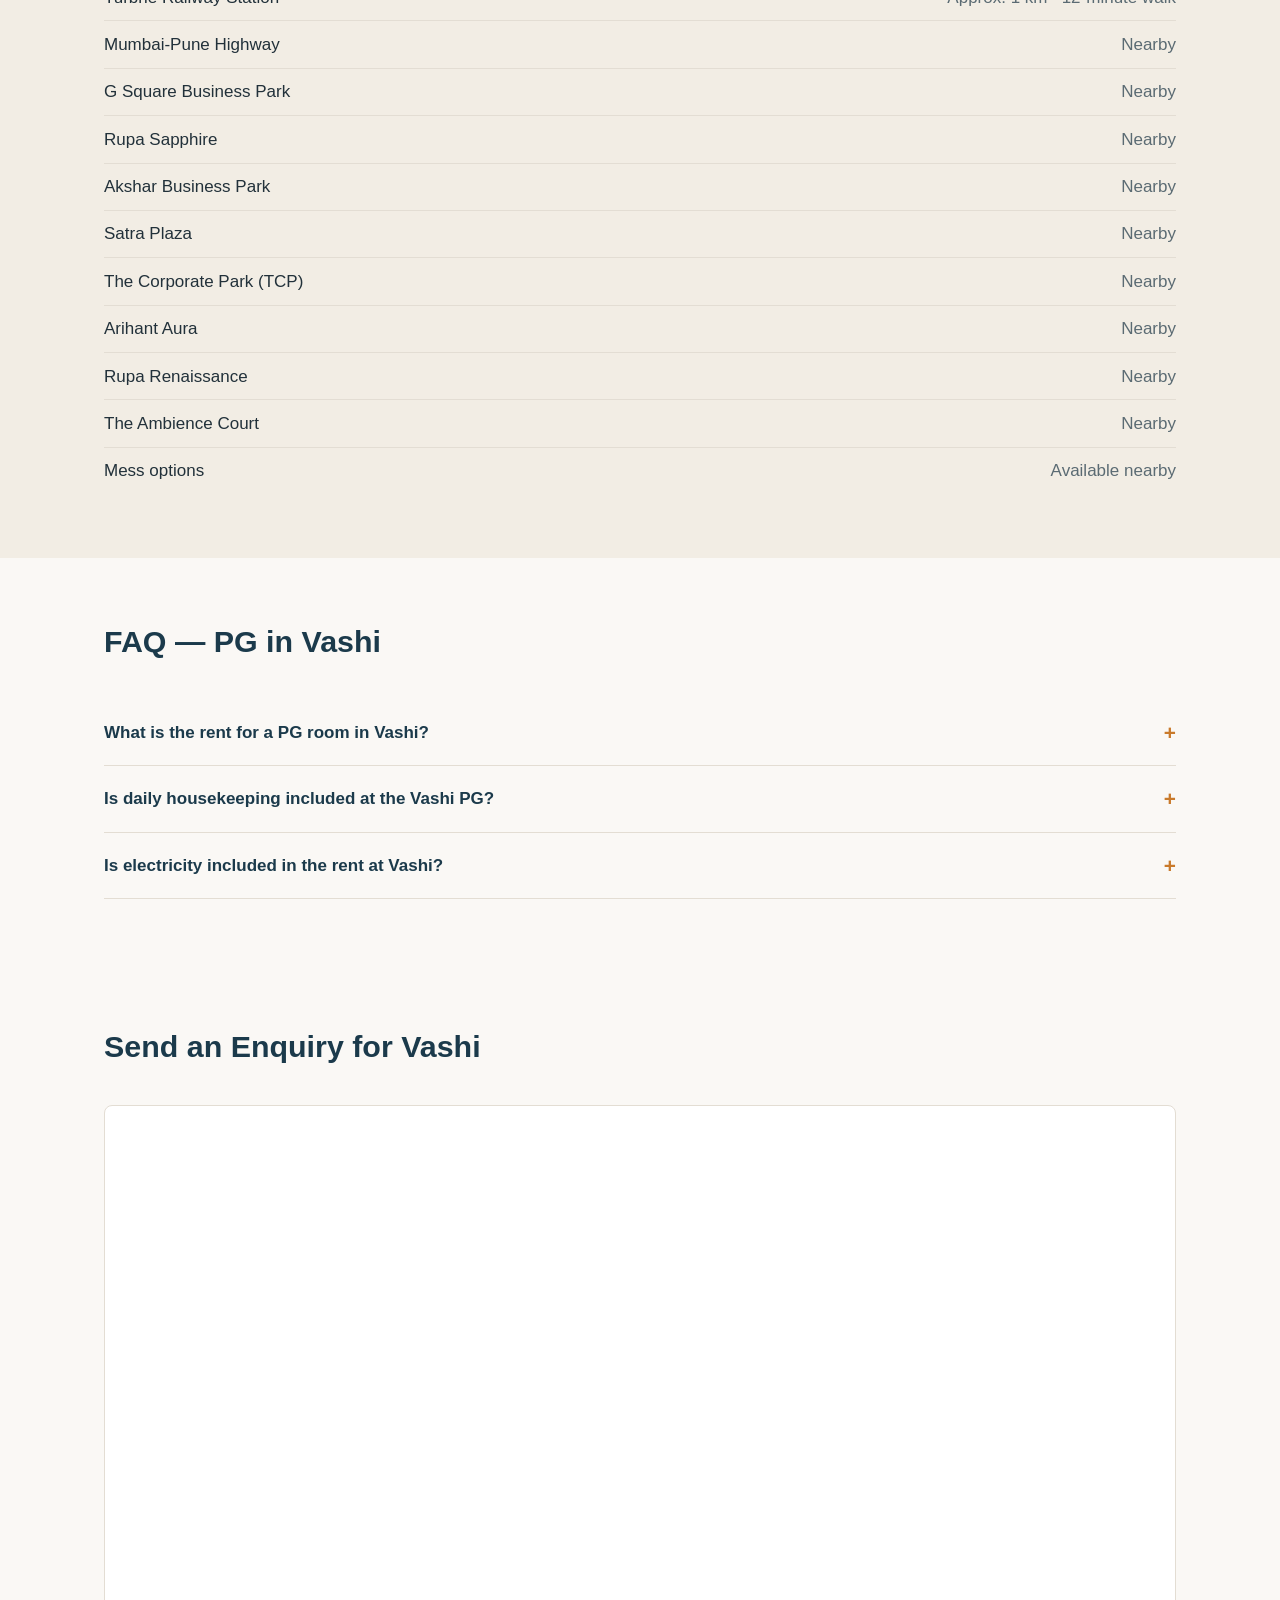
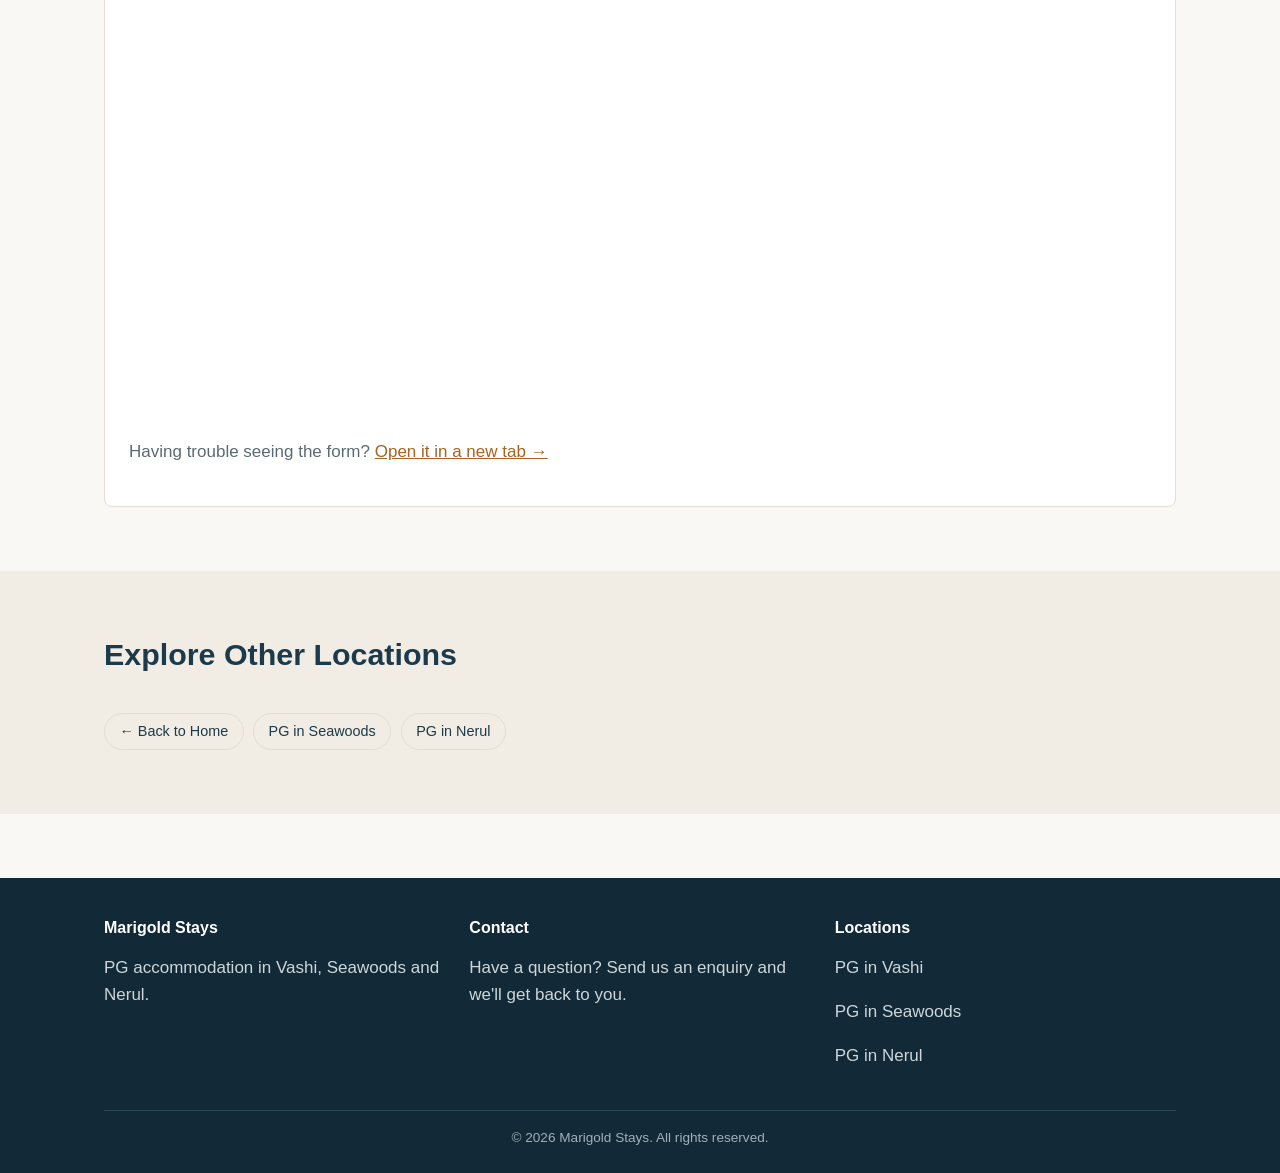
<file: pg-in-vashi.html>
<!DOCTYPE html>
<html lang="en">
<head>
<!-- =========================================================
     EASY EDITING GUIDE — pg-in-vashi.html
     - Gallery images already reference your real photo filenames
       (images/vashi-1.jpg etc.) with the alt text you provided.
     - The first gallery slot also has a temporary bedroom
       illustration that hides itself automatically once
       images/vashi-1.jpg loads successfully. No action needed.
     - Nearby Locations: only edit with landmarks you have
       actually verified for this property.
     ========================================================= -->
<meta charset="UTF-8">
<meta name="viewport" content="width=device-width, initial-scale=1.0">
<title>PG in Vashi | Furnished Paying Guest (PG) Accommodation | Marigold Stays</title>
<meta name="description" content="Paying Guest (PG) accommodation in Vashi with furnished rooms, Wi-Fi and 24/7 security. View photos, amenities, rent details and send an enquiry to Marigold Stays.">
<link rel="canonical" href="https://riksi-bit.github.io/pg-website/pg-in-vashi.html">

<meta property="og:type" content="website">
<meta property="og:title" content="Paying Guest (PG) in Vashi | Marigold Paying Guest PG Stays">
<meta property="og:description" content="Furnished PG accommodation in Vashi. Photos, amenities and easy enquiry.">
<meta property="og:image" content="https://riksi-bit.github.io/pg-website/images/vashi-1.jpg">
<meta property="og:url" content="https://riksi-bit.github.io/pg-website/pg-in-vashi.html">

<link rel="stylesheet" href="style.css">

<script type="application/ld+json">
{
  "@context": "https://schema.org",
  "@type": "LodgingBusiness",
  "name": "Marigold Stays - Vashi",
  "url": "https://riksi-bit.github.io/pg-website/pg-in-vashi.html",
  "address": {
    "@type": "PostalAddress",
    "addressLocality": "Vashi",
    "addressRegion": "Maharashtra",
    "addressCountry": "IN"
  }
}
</script>
</head>
<body>

<header class="site-header">
  <div class="container">
    <a href="index.html" class="logo">Marigold <span>Stays</span></a>
    <button class="nav-toggle" aria-label="Toggle menu" aria-expanded="false">&#9776;</button>
    <nav class="main-nav">
      <a href="index.html">Home</a>
      <a href="pg-in-vashi.html">Vashi</a>
      <a href="pg-in-seawoods.html">Seawoods</a>
      <a href="pg-in-nerul.html">Nerul</a>
      <a href="#enquiry" class="btn btn-primary btn-small">Enquire</a>
    </nav>
  </div>
</header>

<section class="hero">
  <div class="container">
    <h1>PG in Vashi</h1>
    <p>Furnished PG accommodation in Vashi from Marigold Stays, with everyday amenities and 24/7 security.</p>
    <a href="#enquiry" class="btn btn-primary">Send Enquiry</a>
  </div>
</section>

<!-- ===== PHOTO GALLERY ===== -->
<section class="section">
  <div class="container">
    <div class="section-header">
      <h2>Property Photos</h2>
      <p class="text-muted">A look inside the Vashi property.</p>
    </div>
    <div class="gallery">

      <div class="photo-box">
        <img class="real-photo" src="images/vashi-1.jpg" alt="Exterior of the Marigold Stays PG building in Vashi with ground-floor shops" loading="lazy"
             onerror="this.style.display='none';">
      </div>
      <div class="photo-box">
        <img class="real-photo" src="images/vashi-2.jpg" alt="Lift lobby entrance at Marigold Stays PG in Vashi" loading="lazy"
             onerror="this.style.display='none';">
      </div>
      <div class="photo-box">
        <img class="real-photo" src="images/vashi-3.jpg" alt="Night view of the gated entrance to Marigold Stays PG in Vashi" loading="lazy"
             onerror="this.style.display='none';">
      </div>
      <div class="photo-box">
        <img class="real-photo" src="images/vashi-4.jpg" alt="Bathroom with marble-finish tiles at Marigold Stays PG in Vashi" loading="lazy"
             onerror="this.style.display='none';">
      </div>
      <div class="photo-box">
        <img class="real-photo" src="images/vashi-5.jpg" alt="Furnished bedroom with wardrobe, curtains and air conditioning at Marigold Stays PG in Vashi" loading="lazy"
             onerror="this.style.display='none';">
      </div>
    </div>
  </div>
</section>

<!-- ===== DESCRIPTION ===== -->
<section class="section section-alt">
  <div class="container">
    <div class="section-header">
      <h2>About This Property</h2>
      <p class="text-muted">Marigold Stays in Vashi offers furnished PG accommodation with everyday essentials covered. Send us an enquiry for more details on room layout and current availability.</p>
    </div>
  </div>
</section>

<!-- ===== AMENITIES ===== -->
<section class="section">
  <div class="container">
    <div class="section-header">
      <h2>Amenities at Vashi</h2>
    </div>
    <ul class="amenities-icon-grid">
      <li><span class="icon">&#128246;</span>Wi-Fi</li>
      <li><span class="icon">&#129530;</span>Washing Machine</li>
      <li><span class="icon">&#10052;&#65039;</span>Refrigerator</li>
      <li><span class="icon">&#127838;</span>Oven</li>
      <li><span class="icon">&#127859;</span>Cooktop</li>
     <li><span class="icon">&#128246;</span>Gas pipeline</li>
      <li><span class="icon">&#128167;</span>Aquaguard</li>
      <li><span class="icon">&#128703;</span>Geyser</li>
      <li><span class="icon">&#128194;</span>Cupboard</li>
      <li><span class="icon">&#128214;</span>Study Table</li>
      <li><span class="icon">&#128717;&#65039;</span>Lift</li>
      <li><span class="icon">&#128737;&#65039;</span>24/7 Security Guard</li>
    </ul>
  </div>
</section>

<!-- ===== RENT DETAILS ===== -->
<section class="section section-alt">
  <div class="container">
    <div class="section-header">
      <h2>Rent Details</h2>
      <p class="text-muted">General Marigold Stays pricing. Exact availability at Vashi varies — send us an enquiry to confirm what's currently open.</p>
    </div>
    <table class="rent-table">
      <thead>
        <tr><th>Room Type</th><th>Monthly Rent</th></tr>
      </thead>
      <tbody>
        <tr><td>Hall Double Sharing</td><td>&#8377;12,500</td></tr>
        <tr><td>Non-Master Double Sharing</td><td>&#8377;14,500</td></tr>
        <tr><td>Master Double Sharing</td><td>&#8377;16,500</td></tr>
      </tbody>
    </table>
    <ul class="rent-terms">
      <li>Minimum stay: 2 months &middot; Notice period: 1 month</li>
      <li>Agreement charges: &#8377;1,000 (valid for 11 months) &middot; Deposit: 1 month's rent</li>
      <li>Electricity bill is not included in rent</li>
    </ul>
  </div>
</section>

<!-- ===== HOUSE RULES ===== -->
<section class="section">
  <div class="container">
    <div class="section-header">
      <h2>House Rules</h2>
    </div>
    <ul class="house-rules">
      <li>No smoking &middot; No drinking &middot; No opposite gender allowed &middot; No visitors allowed</li>
      <li>Please keep the kitchen and house clean and tidy</li>
    </ul>
  </div>
</section>

<!-- ===== NEARBY LOCATIONS ===== -->
<section class="section section-alt">
  <div class="container">
    <div class="section-header">
      <h2>Nearby Locations from Vashi</h2>
    </div>
    <ul class="distance-list">
      <li><span>Sanpada Railway Station</span><span class="distance-value">Approx. 800 m &middot; 10-minute walk</span></li>
      <li><span>Turbhe Railway Station</span><span class="distance-value">Approx. 1 km &middot; 12-minute walk</span></li>
      <li><span>Mumbai-Pune Highway</span><span class="distance-value">Nearby</span></li>
      <li><span>G Square Business Park</span><span class="distance-value">Nearby</span></li>
      <li><span>Rupa Sapphire</span><span class="distance-value">Nearby</span></li>
      <li><span>Akshar Business Park</span><span class="distance-value">Nearby</span></li>
      <li><span>Satra Plaza</span><span class="distance-value">Nearby</span></li>
      <li><span>The Corporate Park (TCP)</span><span class="distance-value">Nearby</span></li>
      <li><span>Arihant Aura</span><span class="distance-value">Nearby</span></li>
      <li><span>Rupa Renaissance</span><span class="distance-value">Nearby</span></li>
      <li><span>The Ambience Court</span><span class="distance-value">Nearby</span></li>
      <li><span>Mess options</span><span class="distance-value">Available nearby</span></li>
    </ul>
  </div>
</section>

<!-- ===== FAQ ===== -->
<section class="section">
  <div class="container">
    <div class="section-header">
      <h2>FAQ &mdash; PG in Vashi</h2>
    </div>
    <details class="faq-item">
      <summary>What is the rent for a PG room in Vashi?</summary>
      <p>Rent follows our general pricing: &#8377;12,500&ndash;&#8377;16,500 per month depending on sharing type. Send us an enquiry to confirm current availability at Vashi.</p>
    </details>
    <details class="faq-item">
      <summary>Is daily housekeeping included at the Vashi PG?</summary>
      <p>No, daily housekeeping is not offered. Residents are asked to keep the kitchen and house clean and tidy.</p>
    </details>
    <details class="faq-item">
      <summary>Is electricity included in the rent at Vashi?</summary>
      <p>No, the electricity bill is charged separately and is not included in the monthly rent.</p>
    </details>
  </div>
</section>

<!-- ===== ENQUIRY ===== -->
<section class="section" id="enquiry">
  <div class="container">
    <div class="section-header">
      <h2>Send an Enquiry for Vashi</h2>
    </div>
    <div class="enquiry-box">
      <!-- PASTE GOOGLE FORM EMBED CODE HERE (replace the iframe src if you create a new form) -->
      <iframe src="https://docs.google.com/forms/d/e/1FAIpQLSciEXbJ7NS23qkPT0rA6AoQDimAiVJjaliHIXuscCq0J8--ZQ/viewform?usp=header" width="100%" height="900" frameborder="0" marginheight="0" marginwidth="0" title="Marigold Stays enquiry form">Loading form&hellip;</iframe>
      <p class="text-muted">Having trouble seeing the form? <a href="https://forms.gle/pxdYS6MRshU6kxKx6" target="_blank" rel="noopener">Open it in a new tab &rarr;</a></p>
    </div>
  </div>
</section>

<!-- ===== OTHER LOCATIONS ===== -->
<section class="section section-alt">
  <div class="container">
    <div class="section-header">
      <h2>Explore Other Locations</h2>
    </div>
    <div class="location-links">
      <a href="index.html">&larr; Back to Home</a>
      <a href="pg-in-seawoods.html">PG in Seawoods</a>
      <a href="pg-in-nerul.html">PG in Nerul</a>
    </div>
  </div>
</section>

<footer class="site-footer">
  <div class="container">
    <div class="footer-grid">
      <div>
        <h3>Marigold Stays</h3>
        <p>PG accommodation in Vashi, Seawoods and Nerul.</p>
      </div>
      <div>
        <h3>Contact</h3>
        <p>Have a question? <a href="#enquiry">Send us an enquiry</a> and we'll get back to you.</p>
      </div>
      <div>
        <h3>Locations</h3>
        <p><a href="pg-in-vashi.html">PG in Vashi</a></p>
        <p><a href="pg-in-seawoods.html">PG in Seawoods</a></p>
        <p><a href="pg-in-nerul.html">PG in Nerul</a></p>
      </div>
    </div>
    <div class="footer-bottom">
      &copy; <span id="current-year">2026</span> Marigold Stays. All rights reserved.
    </div>
  </div>
</footer>

<script src="script.js"></script>
</body>
</html>
</file>
<file: style.css>
/* =========================================================
   STYLE.CSS — Shared styles for all pages
   =========================================================
   EASY EDITING GUIDE
   - Brand colours: edit the CSS variables under :root below.
   - Fonts: uses your device's default system font (fast, no
     external font files to download). To change it, edit the
     --font-body variable.
   - Spacing / layout: controlled by the variables below too.
   ========================================================= */

:root {
  /* Brand colours — change these to re-theme the whole site */
  --color-navy: #1b3a4b;       /* header, footer, headings */
  --color-navy-dark: #122a37;
  --color-amber: #c97a2b;      /* buttons, links, accents */
  --color-amber-dark: #a8631f;
  --color-bg: #faf8f5;         /* page background */
  --color-card: #ffffff;
  --color-text: #22313a;
  --color-text-muted: #5b6b73;
  --color-border: #e3ddd3;

  --font-body: -apple-system, BlinkMacSystemFont, "Segoe UI", Roboto,
    Helvetica, Arial, sans-serif;

  --radius: 8px;
  --max-width: 1120px;
  --space-1: 0.5rem;
  --space-2: 1rem;
  --space-3: 1.5rem;
  --space-4: 2.5rem;
  --space-5: 4rem;
}

* {
  box-sizing: border-box;
}

html {
  scroll-behavior: smooth;
}

body {
  margin: 0;
  font-family: var(--font-body);
  background: var(--color-bg);
  color: var(--color-text);
  line-height: 1.6;
  font-size: 17px;
}

img {
  max-width: 100%;
  display: block;
}

a {
  color: var(--color-amber-dark);
}

.container {
  max-width: var(--max-width);
  margin: 0 auto;
  padding: 0 var(--space-3);
}

h1, h2, h3 {
  color: var(--color-navy);
  line-height: 1.25;
  margin-top: 0;
}

h1 {
  font-size: clamp(1.8rem, 4vw, 2.6rem);
}

h2 {
  font-size: clamp(1.4rem, 3vw, 1.9rem);
  margin-bottom: var(--space-2);
}

h3 {
  font-size: 1.15rem;
}

p {
  margin-top: 0;
}

.text-muted {
  color: var(--color-text-muted);
}

/* ---------- Buttons ---------- */
.btn {
  display: inline-block;
  padding: 0.8rem 1.6rem;
  border-radius: var(--radius);
  text-decoration: none;
  font-weight: 600;
  border: 2px solid transparent;
  cursor: pointer;
  font-size: 1rem;
}

.btn-primary {
  background: var(--color-amber);
  color: #fff;
}

.btn-primary:hover {
  background: var(--color-amber-dark);
}

.btn-outline {
  background: transparent;
  border-color: var(--color-navy);
  color: var(--color-navy);
}

.btn-outline:hover {
  background: var(--color-navy);
  color: #fff;
}

.btn-small {
  padding: 0.55rem 1.1rem;
  font-size: 0.9rem;
}

/* ---------- Header ---------- */
.site-header {
  background: var(--color-navy);
  position: sticky;
  top: 0;
  z-index: 50;
}

.site-header .container {
  display: flex;
  align-items: center;
  justify-content: space-between;
  padding-top: var(--space-2);
  padding-bottom: var(--space-2);
}

.logo {
  color: #fff;
  font-weight: 700;
  font-size: 1.25rem;
  text-decoration: none;
}

.logo span {
  color: var(--color-amber);
}

.main-nav {
  display: flex;
  align-items: center;
  gap: var(--space-3);
}

.main-nav a {
  color: #f2ede4;
  text-decoration: none;
  font-size: 0.95rem;
}

.main-nav a:hover {
  color: var(--color-amber);
}

.nav-toggle {
  display: none;
  background: none;
  border: none;
  color: #fff;
  font-size: 1.6rem;
  cursor: pointer;
  line-height: 1;
}

/* ---------- Hero ---------- */
.hero {
  background: linear-gradient(180deg, var(--color-navy) 0%, var(--color-navy-dark) 100%);
  color: #fff;
  padding: var(--space-5) 0;
  text-align: left;
}

.hero h1 {
  color: #fff;
  max-width: 40ch;
}

.hero p {
  max-width: 55ch;
  color: #d9e0e4;
  font-size: 1.05rem;
  margin: var(--space-2) 0 var(--space-3);
}

/* ---------- Sections ---------- */
.section {
  padding: var(--space-5) 0;
}

.section-alt {
  background: #f2ede4;
}

.section-header {
  max-width: 65ch;
  margin-bottom: var(--space-4);
}

/* ---------- Location cards (homepage) ---------- */
.location-grid {
  display: grid;
  grid-template-columns: repeat(2, 1fr);
  gap: var(--space-3);
}

.location-card {
  background: var(--color-card);
  border: 1px solid var(--color-border);
  border-radius: var(--radius);
  overflow: hidden;
  display: flex;
  flex-direction: column;
}

.location-card .photo-placeholder {
  aspect-ratio: 4 / 3;
  background: #e9e3d8;
  display: flex;
  align-items: center;
  justify-content: center;
  color: var(--color-text-muted);
  font-size: 0.9rem;
  text-align: center;
  padding: var(--space-2);
}

.location-card .card-body {
  padding: var(--space-3);
  display: flex;
  flex-direction: column;
  flex: 1;
}

.location-card .card-body p {
  color: var(--color-text-muted);
  flex: 1;
}

/* ---------- Feature / amenity grids ---------- */
.grid-3 {
  display: grid;
  grid-template-columns: repeat(3, 1fr);
  gap: var(--space-3);
}

.feature-card {
  background: var(--color-card);
  border: 1px solid var(--color-border);
  border-radius: var(--radius);
  padding: var(--space-3);
}

.amenities-list {
  list-style: none;
  margin: 0;
  padding: 0;
  display: grid;
  grid-template-columns: repeat(2, 1fr);
  gap: 0.6rem 1.5rem;
}

.amenities-list li {
  padding-left: 1.6rem;
  position: relative;
}

.amenities-list li::before {
  content: "\2713";
  position: absolute;
  left: 0;
  color: var(--color-amber);
  font-weight: 700;
}

/* ---------- How it works ---------- */
.steps {
  display: grid;
  grid-template-columns: repeat(4, 1fr);
  gap: var(--space-3);
}

.step {
  text-align: left;
}

.step .step-number {
  display: inline-block;
  width: 2.2rem;
  height: 2.2rem;
  border-radius: 50%;
  background: var(--color-navy);
  color: #fff;
  text-align: center;
  line-height: 2.2rem;
  font-weight: 700;
  margin-bottom: 0.6rem;
}

/* ---------- FAQ (uses native <details>) ---------- */
.faq-item {
  border-bottom: 1px solid var(--color-border);
  padding: var(--space-2) 0;
}

.faq-item summary {
  cursor: pointer;
  font-weight: 600;
  color: var(--color-navy);
  list-style: none;
  display: flex;
  justify-content: space-between;
  align-items: center;
}

.faq-item summary::-webkit-details-marker {
  display: none;
}

.faq-item summary::after {
  content: "+";
  font-size: 1.3rem;
  color: var(--color-amber);
  margin-left: var(--space-2);
}

.faq-item[open] summary::after {
  content: "\2212";
}

.faq-item p {
  margin-top: 0.6rem;
  color: var(--color-text-muted);
}

/* ---------- Enquiry / Google Form section ---------- */
.enquiry-box {
  background: var(--color-card);
  border: 1px solid var(--color-border);
  border-radius: var(--radius);
  padding: var(--space-3);
}

.form-placeholder {
  border: 2px dashed var(--color-border);
  border-radius: var(--radius);
  padding: var(--space-4);
  text-align: center;
  color: var(--color-text-muted);
  background: #f2ede4;
}

/* ---------- Gallery (location pages) ---------- */
.gallery {
  display: grid;
  grid-template-columns: repeat(3, 1fr);
  gap: var(--space-2);
}

.gallery .photo-placeholder {
  aspect-ratio: 4 / 3;
  background: #e9e3d8;
  border-radius: var(--radius);
  display: flex;
  align-items: center;
  justify-content: center;
  color: var(--color-text-muted);
  font-size: 0.85rem;
  text-align: center;
  padding: var(--space-1);
}

/* ---------- Nearby / distance list ---------- */
.distance-list {
  list-style: none;
  margin: 0;
  padding: 0;
}

.distance-list li {
  display: flex;
  justify-content: space-between;
  padding: 0.6rem 0;
  border-bottom: 1px solid var(--color-border);
}

.distance-list li:last-child {
  border-bottom: none;
}

.distance-value {
  color: var(--color-text-muted);
}

/* ---------- Breadcrumb / internal links row ---------- */
.location-links {
  display: flex;
  flex-wrap: wrap;
  gap: 0.6rem;
  margin-top: var(--space-2);
}

.location-links a {
  border: 1px solid var(--color-border);
  border-radius: 999px;
  padding: 0.35rem 0.9rem;
  text-decoration: none;
  color: var(--color-navy);
  font-size: 0.9rem;
}

.location-links a:hover {
  border-color: var(--color-amber);
  color: var(--color-amber-dark);
}

/* ---------- Footer ---------- */
.site-footer {
  background: var(--color-navy-dark);
  color: #cdd6da;
  padding: var(--space-4) 0 var(--space-3);
  margin-top: var(--space-5);
}

.footer-grid {
  display: grid;
  grid-template-columns: repeat(3, 1fr);
  gap: var(--space-3);
  margin-bottom: var(--space-3);
}

.site-footer h3 {
  color: #fff;
  font-size: 1rem;
}

.site-footer a {
  color: #cdd6da;
  text-decoration: none;
}

.site-footer a:hover {
  color: var(--color-amber);
}

.footer-bottom {
  border-top: 1px solid #2a4a5c;
  padding-top: var(--space-2);
  font-size: 0.85rem;
  text-align: center;
  color: #9fb0b7;
}

/* ---------- Responsive ---------- */
@media (max-width: 900px) {
  .grid-3,
  .footer-grid {
    grid-template-columns: 1fr 1fr;
  }
  .steps {
    grid-template-columns: 1fr 1fr;
  }
}

@media (max-width: 700px) {
  .nav-toggle {
    display: block;
  }

  .main-nav {
    position: absolute;
    top: 100%;
    left: 0;
    right: 0;
    background: var(--color-navy);
    flex-direction: column;
    align-items: flex-start;
    padding: var(--space-2) var(--space-3);
    gap: var(--space-2);
    display: none;
  }

  .main-nav.open {
    display: flex;
  }

  .location-grid,
  .grid-3,
  .steps,
  .gallery,
  .footer-grid,
  .amenities-list {
    grid-template-columns: 1fr;
  }

  .gallery {
    grid-template-columns: repeat(2, 1fr);
  }

  .site-header {
    position: relative;
  }
}

/* =========================================================
   ADDITIONS — Marigold Stays update
   ========================================================= */

.hidden {
  display: none !important;
}

.photo-box {
  position: relative;
}

.photo-box img.real-photo {
  aspect-ratio: 4 / 3;
  object-fit: cover;
  border-radius: var(--radius);
  width: 100%;
}

/* ---------- Amenities icon grid ---------- */
.amenities-icon-grid {
  display: grid;
  grid-template-columns: repeat(4, 1fr);
  gap: var(--space-2);
  list-style: none;
  margin: 0;
  padding: 0;
}

.amenities-icon-grid li {
  background: var(--color-card);
  border: 1px solid var(--color-border);
  border-radius: var(--radius);
  padding: 0.9rem 0.7rem;
  text-align: center;
  font-size: 0.9rem;
}

.amenities-icon-grid .icon {
  display: block;
  font-size: 1.4rem;
  margin-bottom: 0.3rem;
}

/* ---------- Rent table ---------- */
.rent-table {
  width: 100%;
  border-collapse: collapse;
  background: var(--color-card);
  border: 1px solid var(--color-border);
  border-radius: var(--radius);
  overflow: hidden;
}

.rent-table th,
.rent-table td {
  text-align: left;
  padding: 0.8rem 1rem;
  border-bottom: 1px solid var(--color-border);
}

.rent-table th {
  background: #f2ede4;
  color: var(--color-navy);
}

.rent-table tr:last-child td {
  border-bottom: none;
}

.rent-terms {
  list-style: none;
  margin: var(--space-2) 0 0;
  padding: 0;
}

.rent-terms li {
  padding: 0.4rem 0;
  border-bottom: 1px dashed var(--color-border);
  color: var(--color-text-muted);
}

.rent-terms li:last-child {
  border-bottom: none;
}

/* ---------- House rules ---------- */
.house-rules {
  list-style: none;
  margin: 0;
  padding: 0;
  display: grid;
  gap: 0.6rem;
}

.house-rules li {
  background: var(--color-card);
  border: 1px solid var(--color-border);
  border-left: 3px solid var(--color-amber);
  border-radius: var(--radius);
  padding: 0.7rem 1rem;
}

/* ---------- Nearby note ---------- */
.nearby-note {
  color: var(--color-text-muted);
  font-size: 0.9rem;
  margin-top: var(--space-1);
}

@media (max-width: 700px) {
  .amenities-icon-grid {
    grid-template-columns: repeat(2, 1fr);
  }
}
</file>
